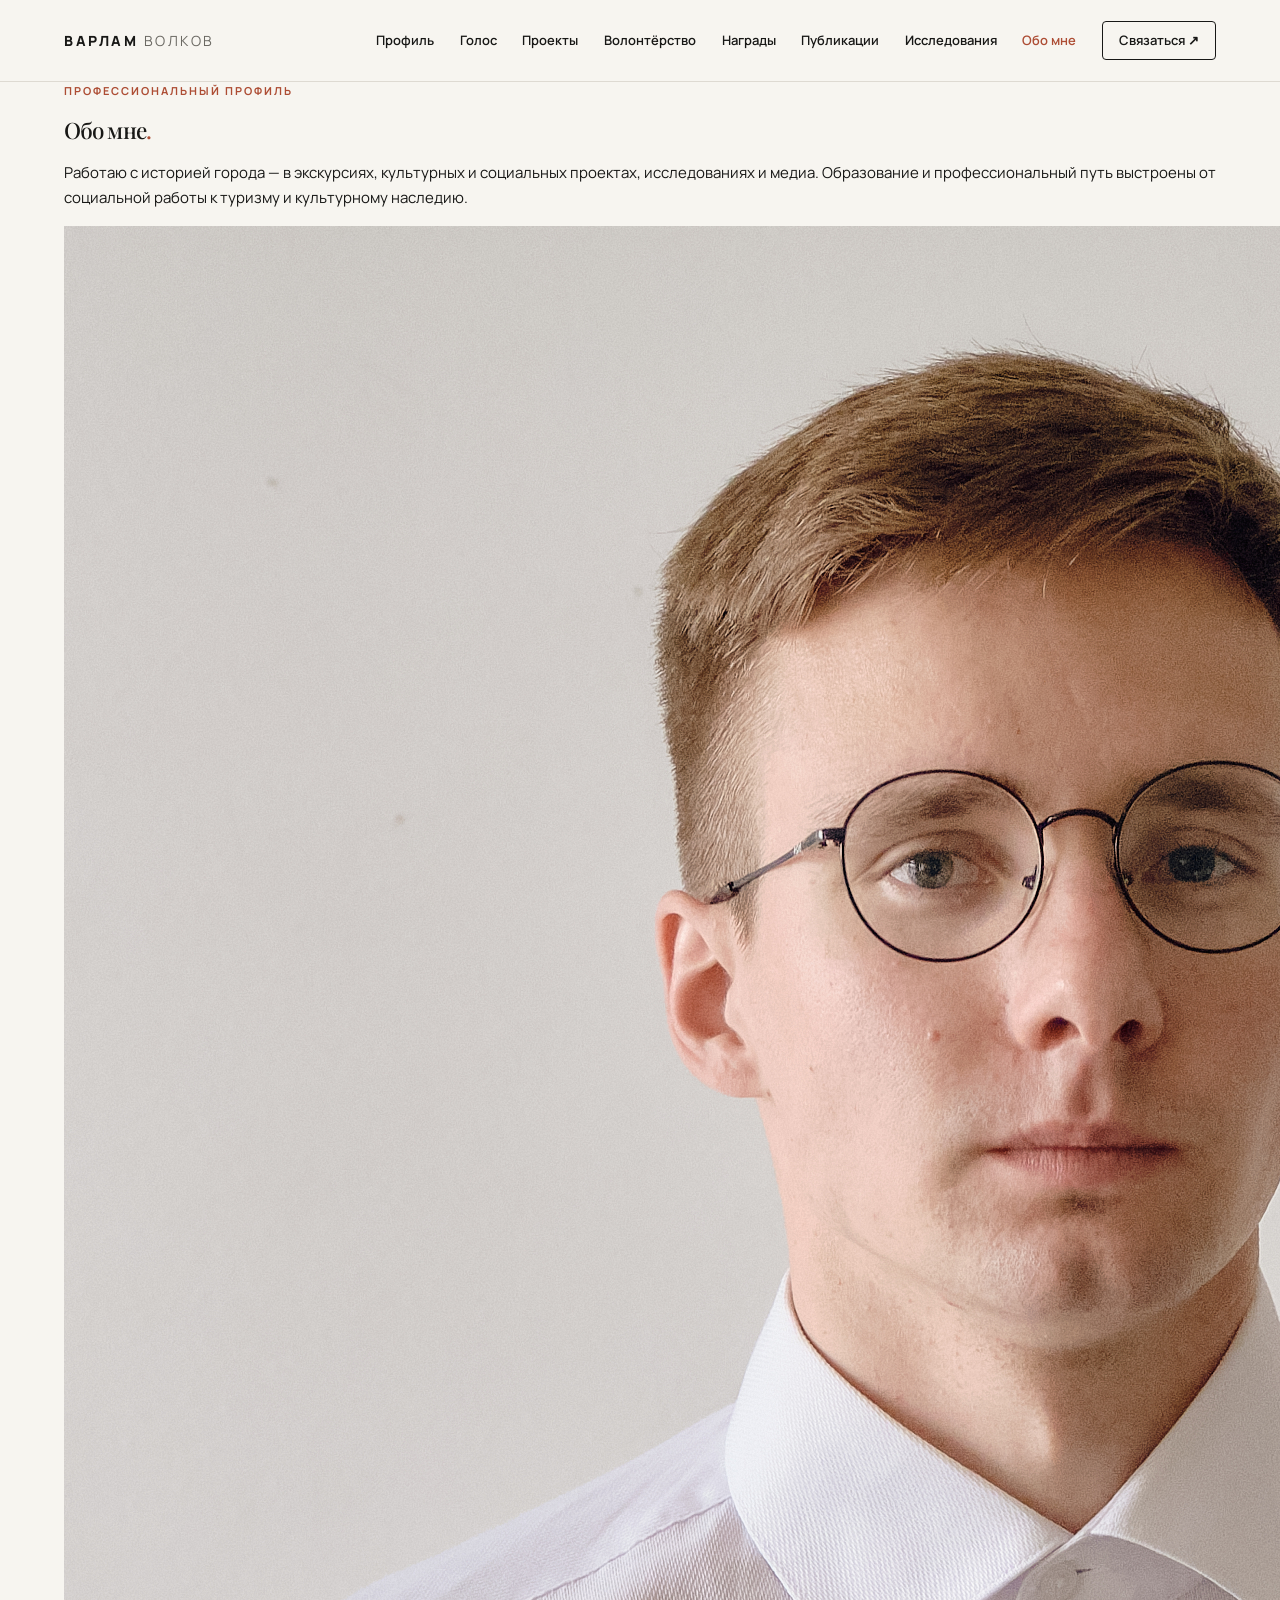
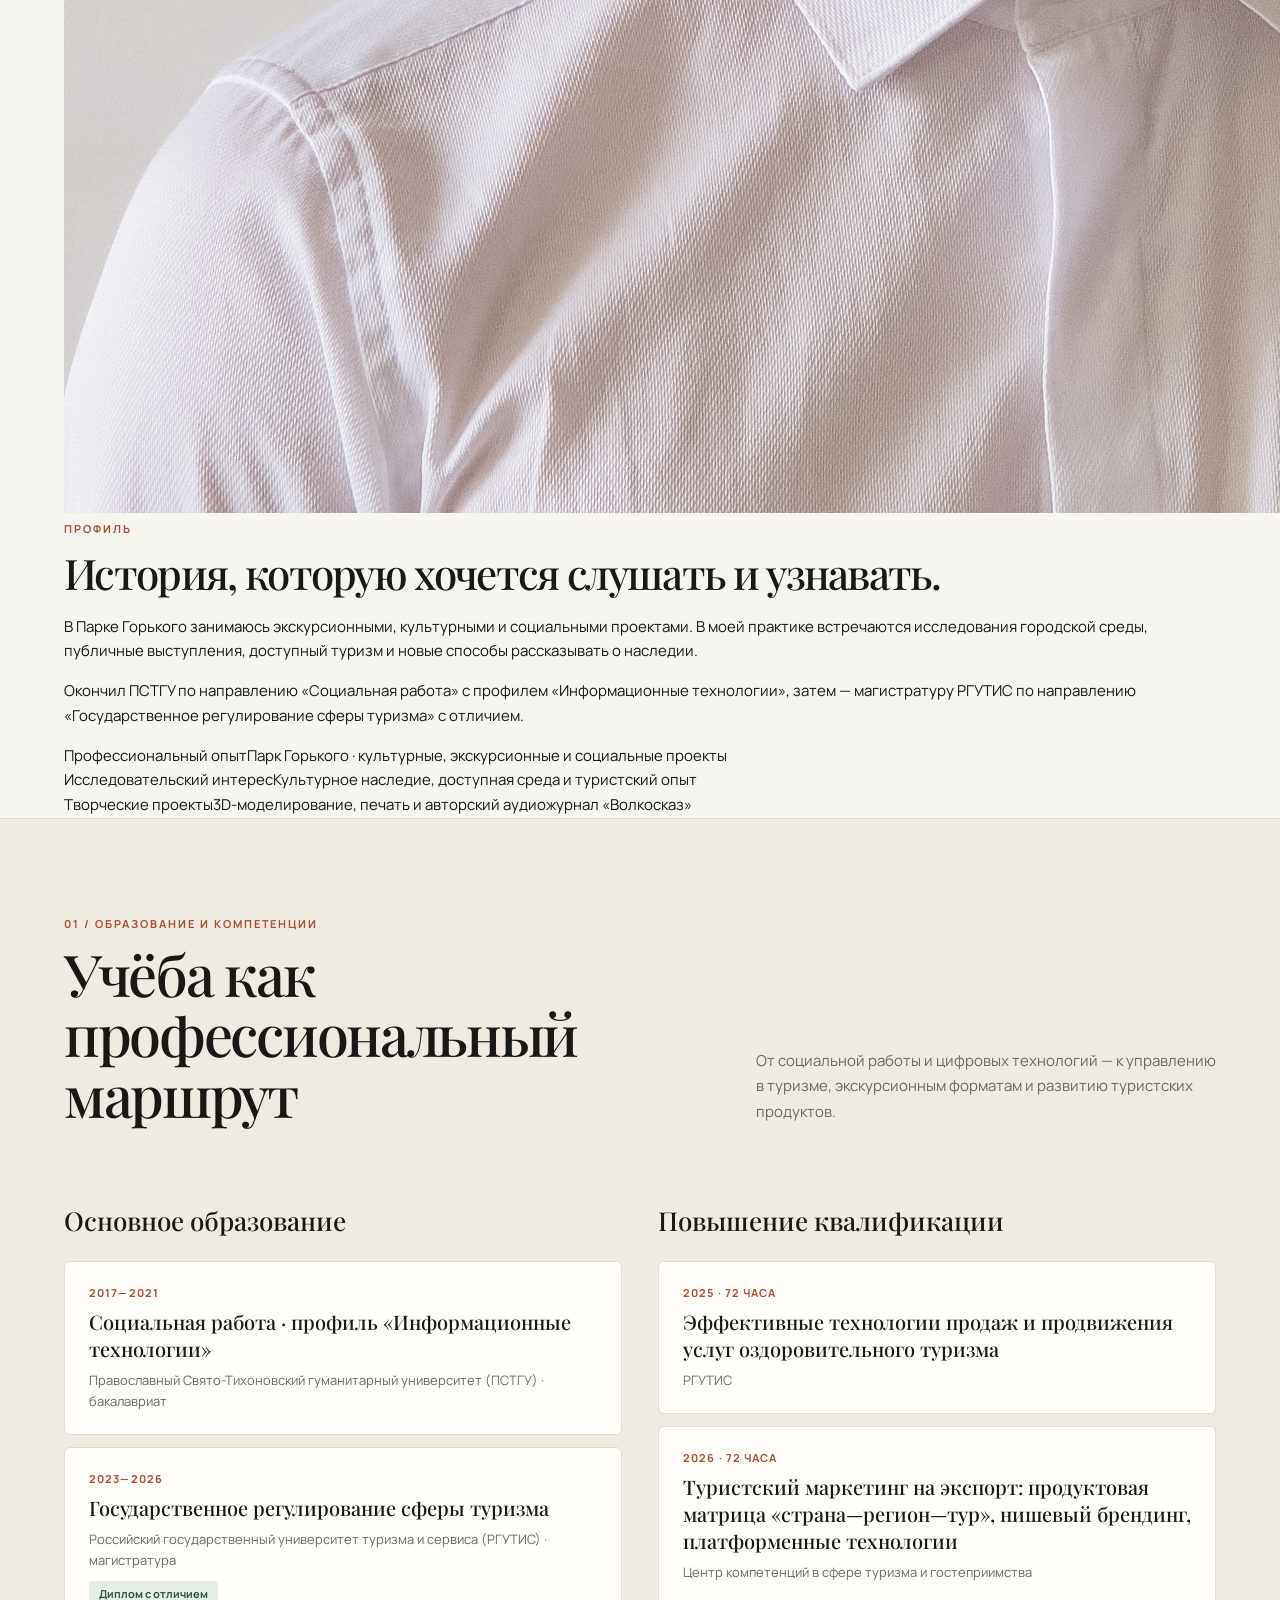
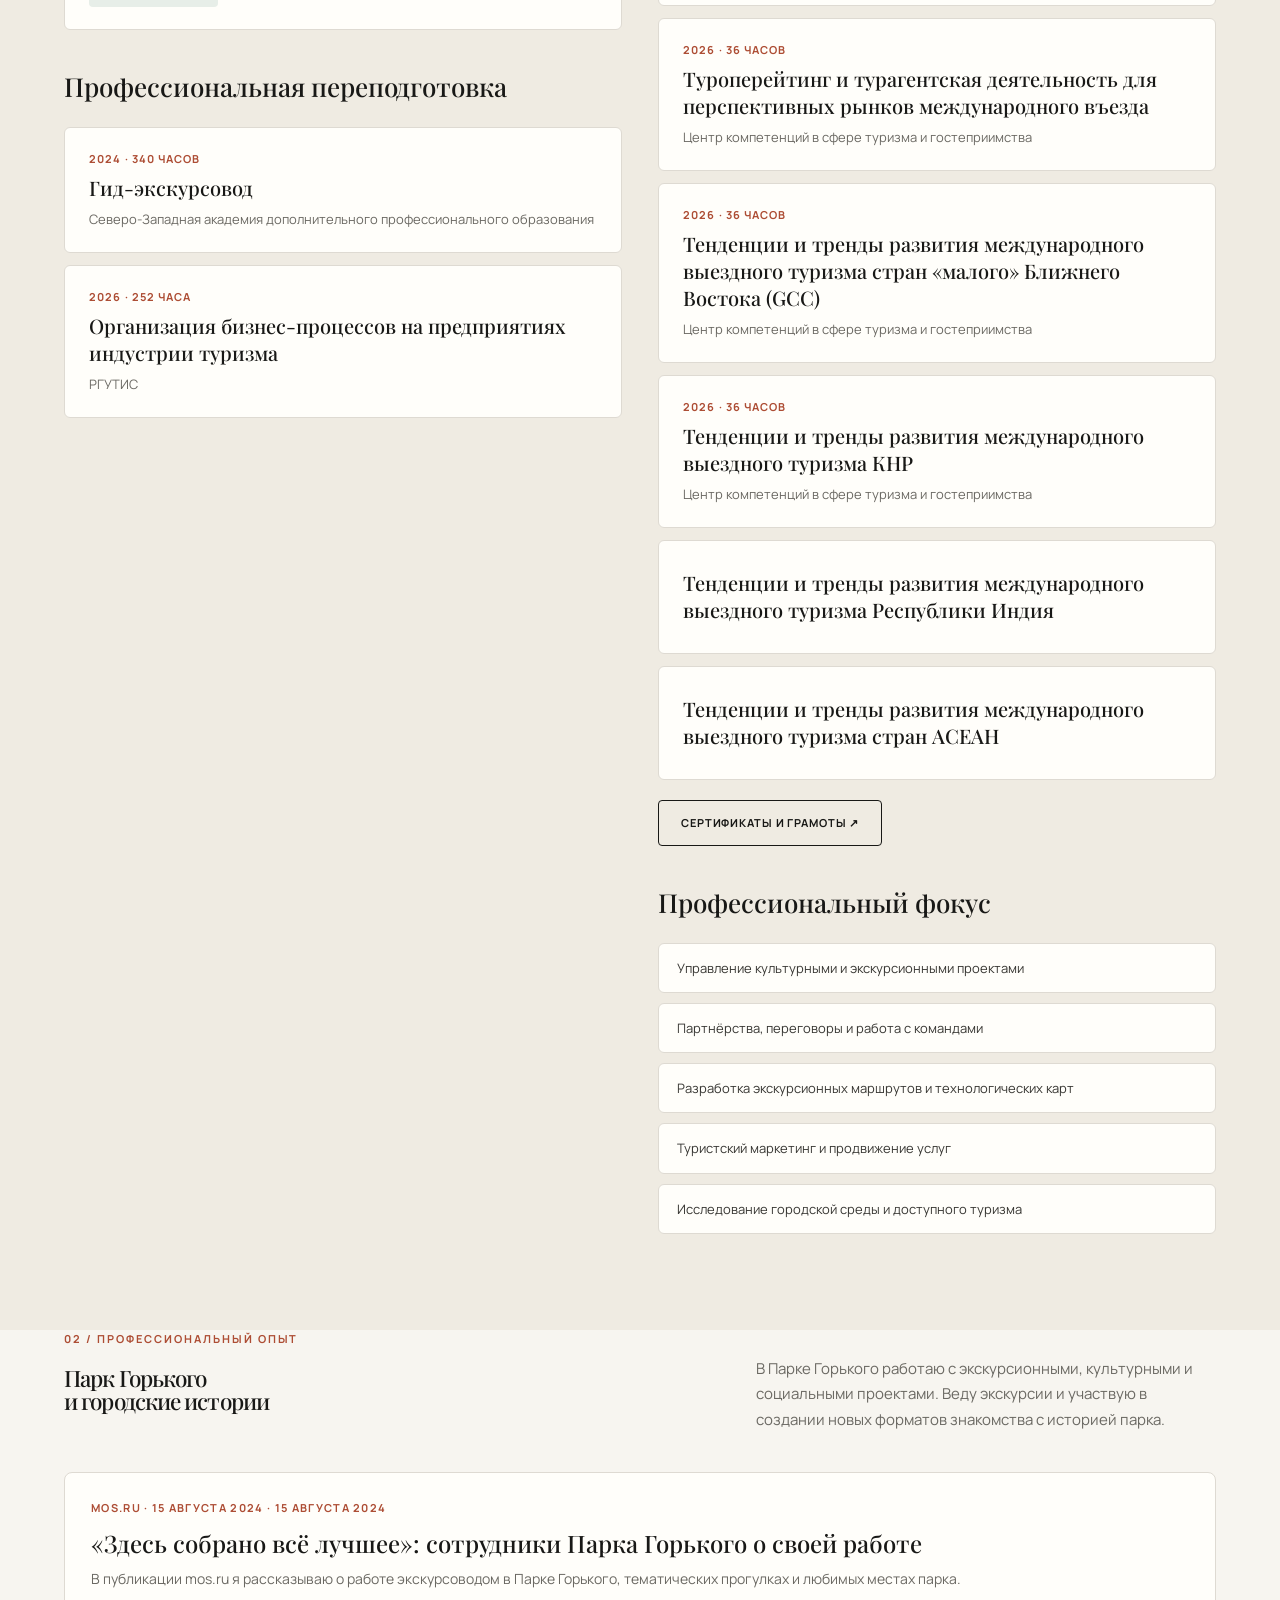
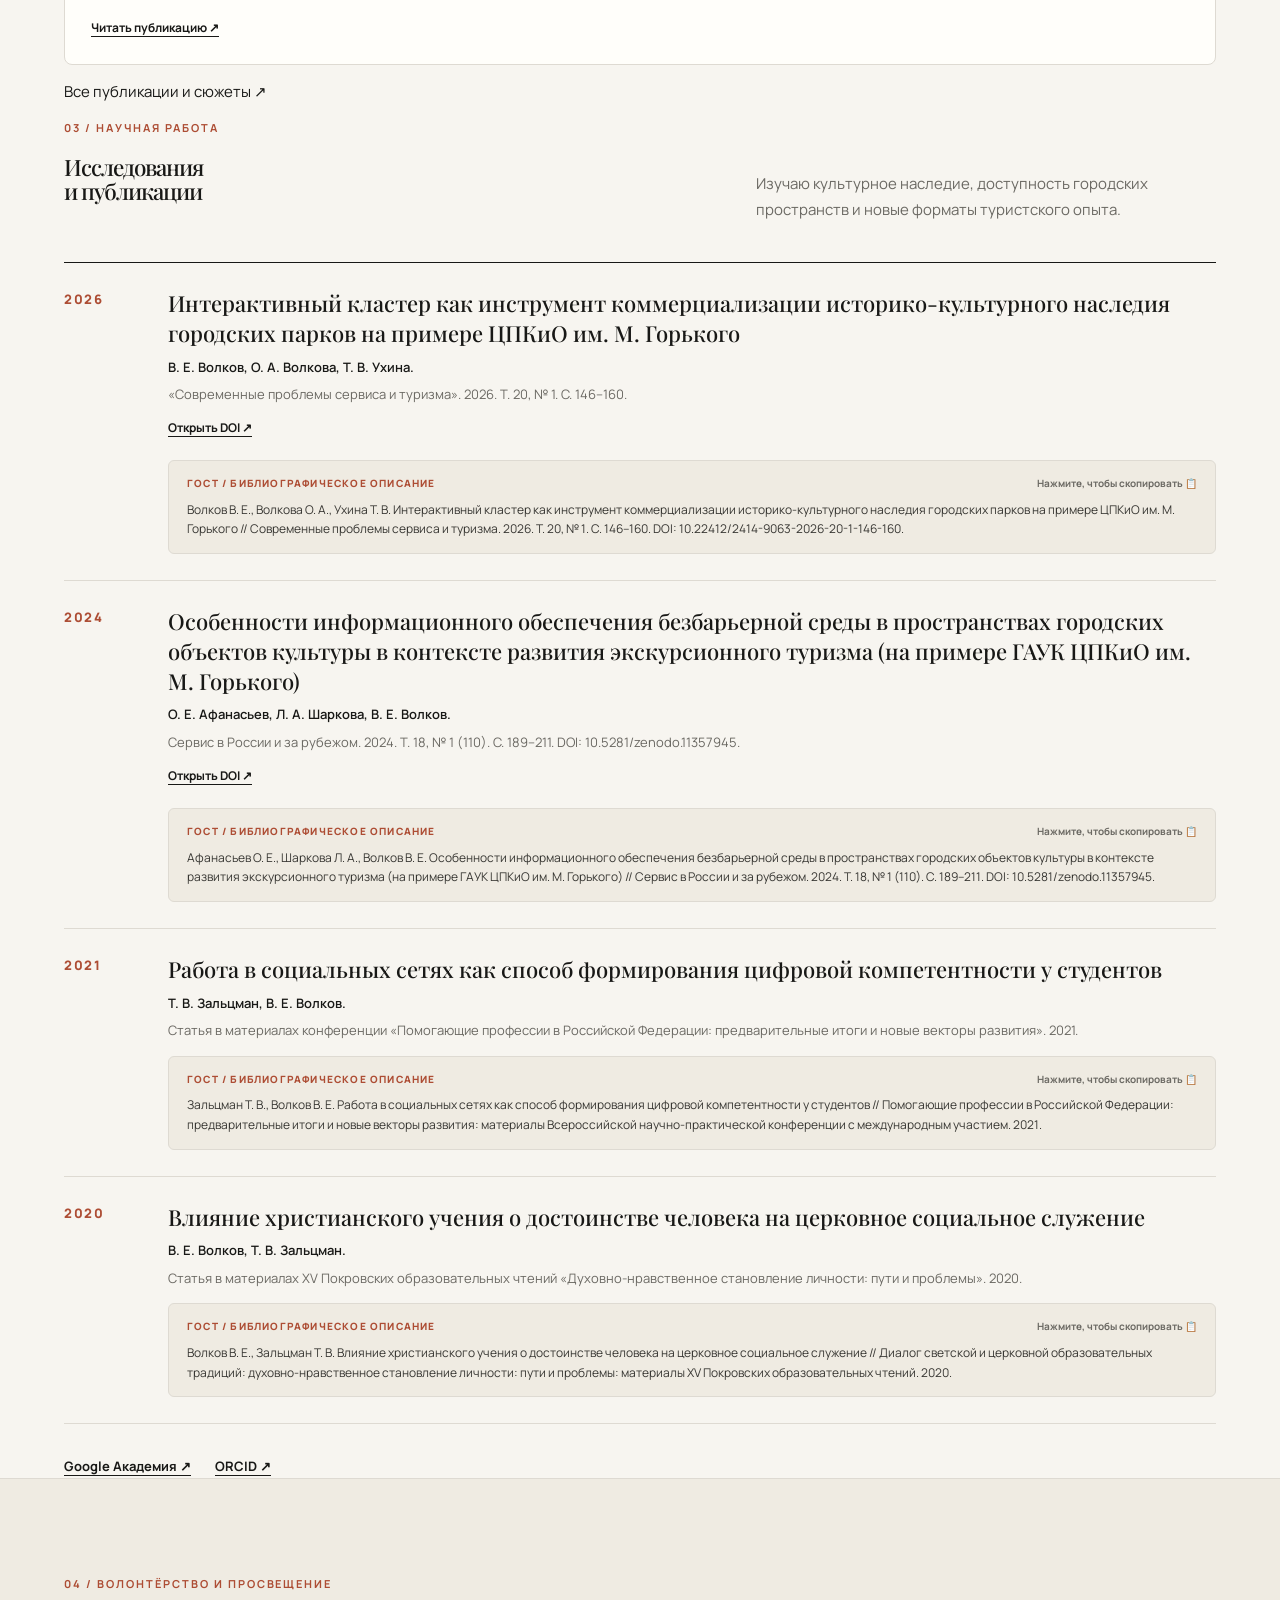
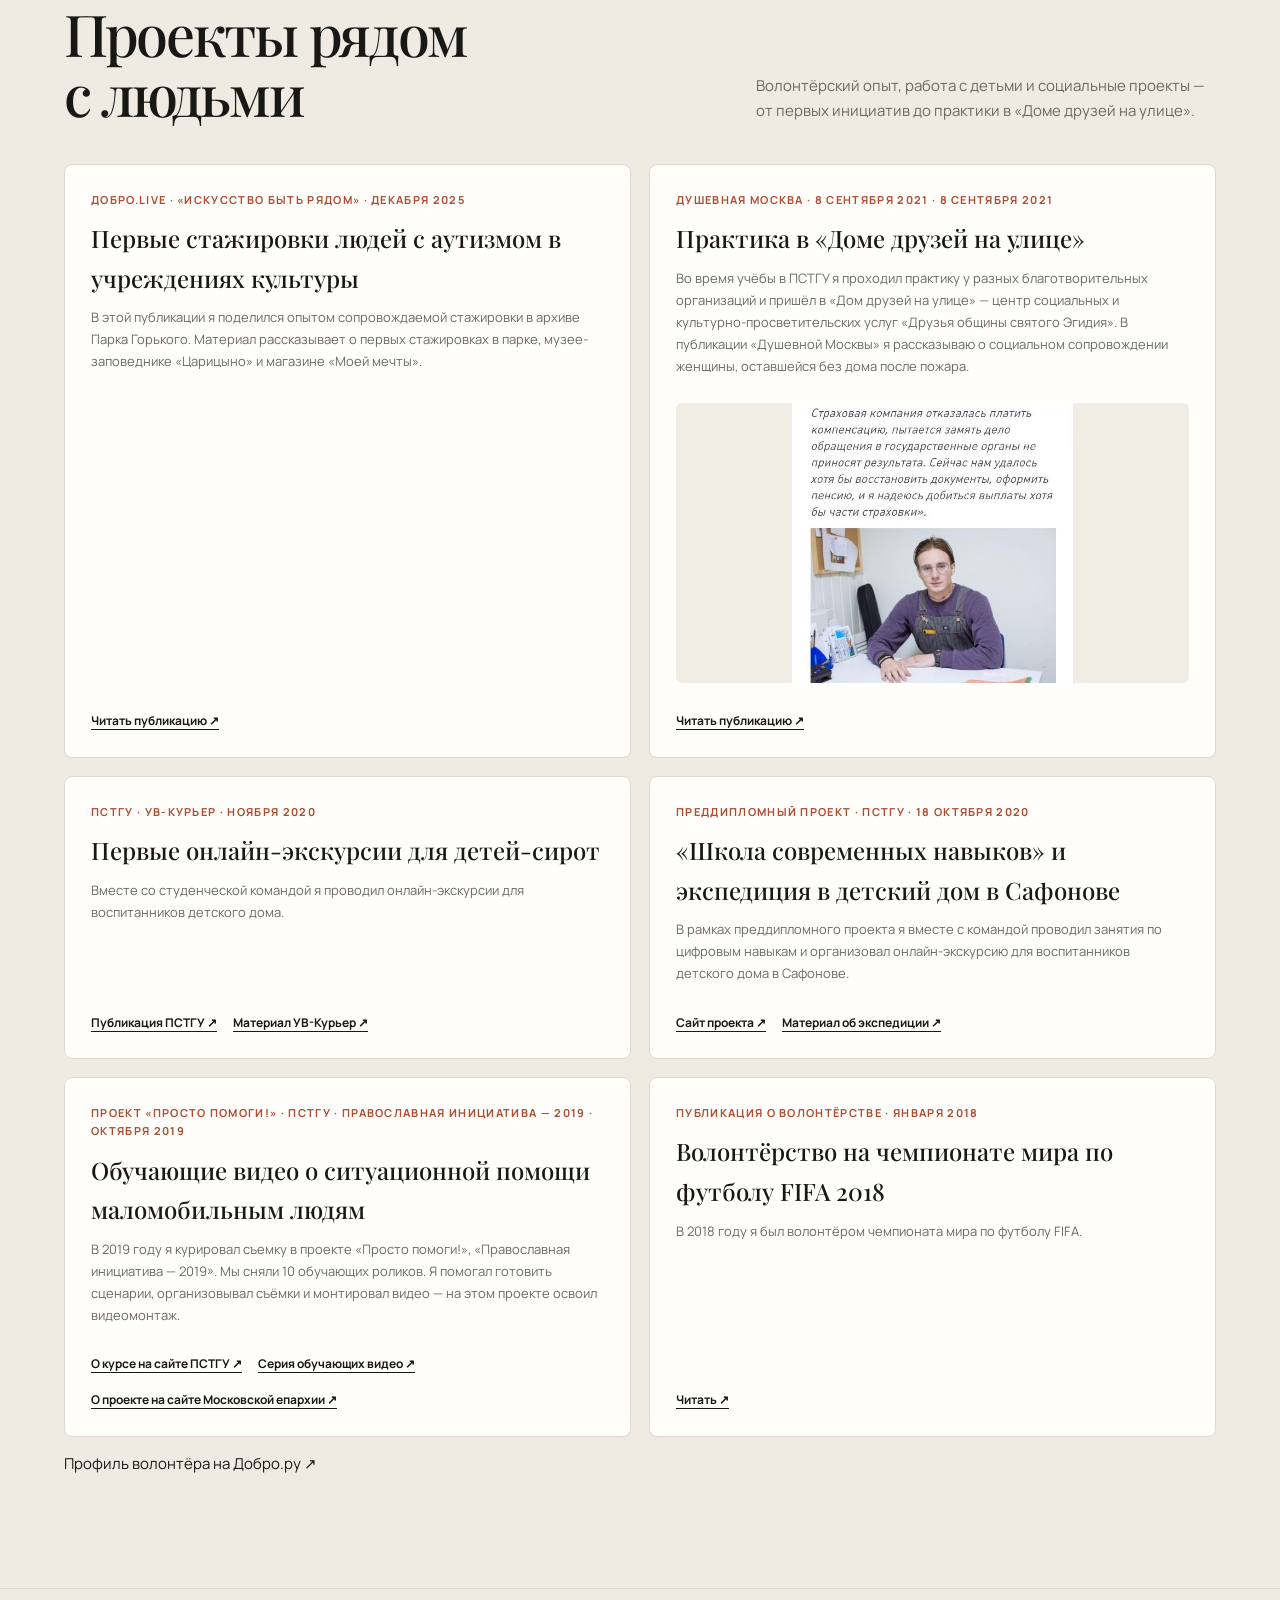
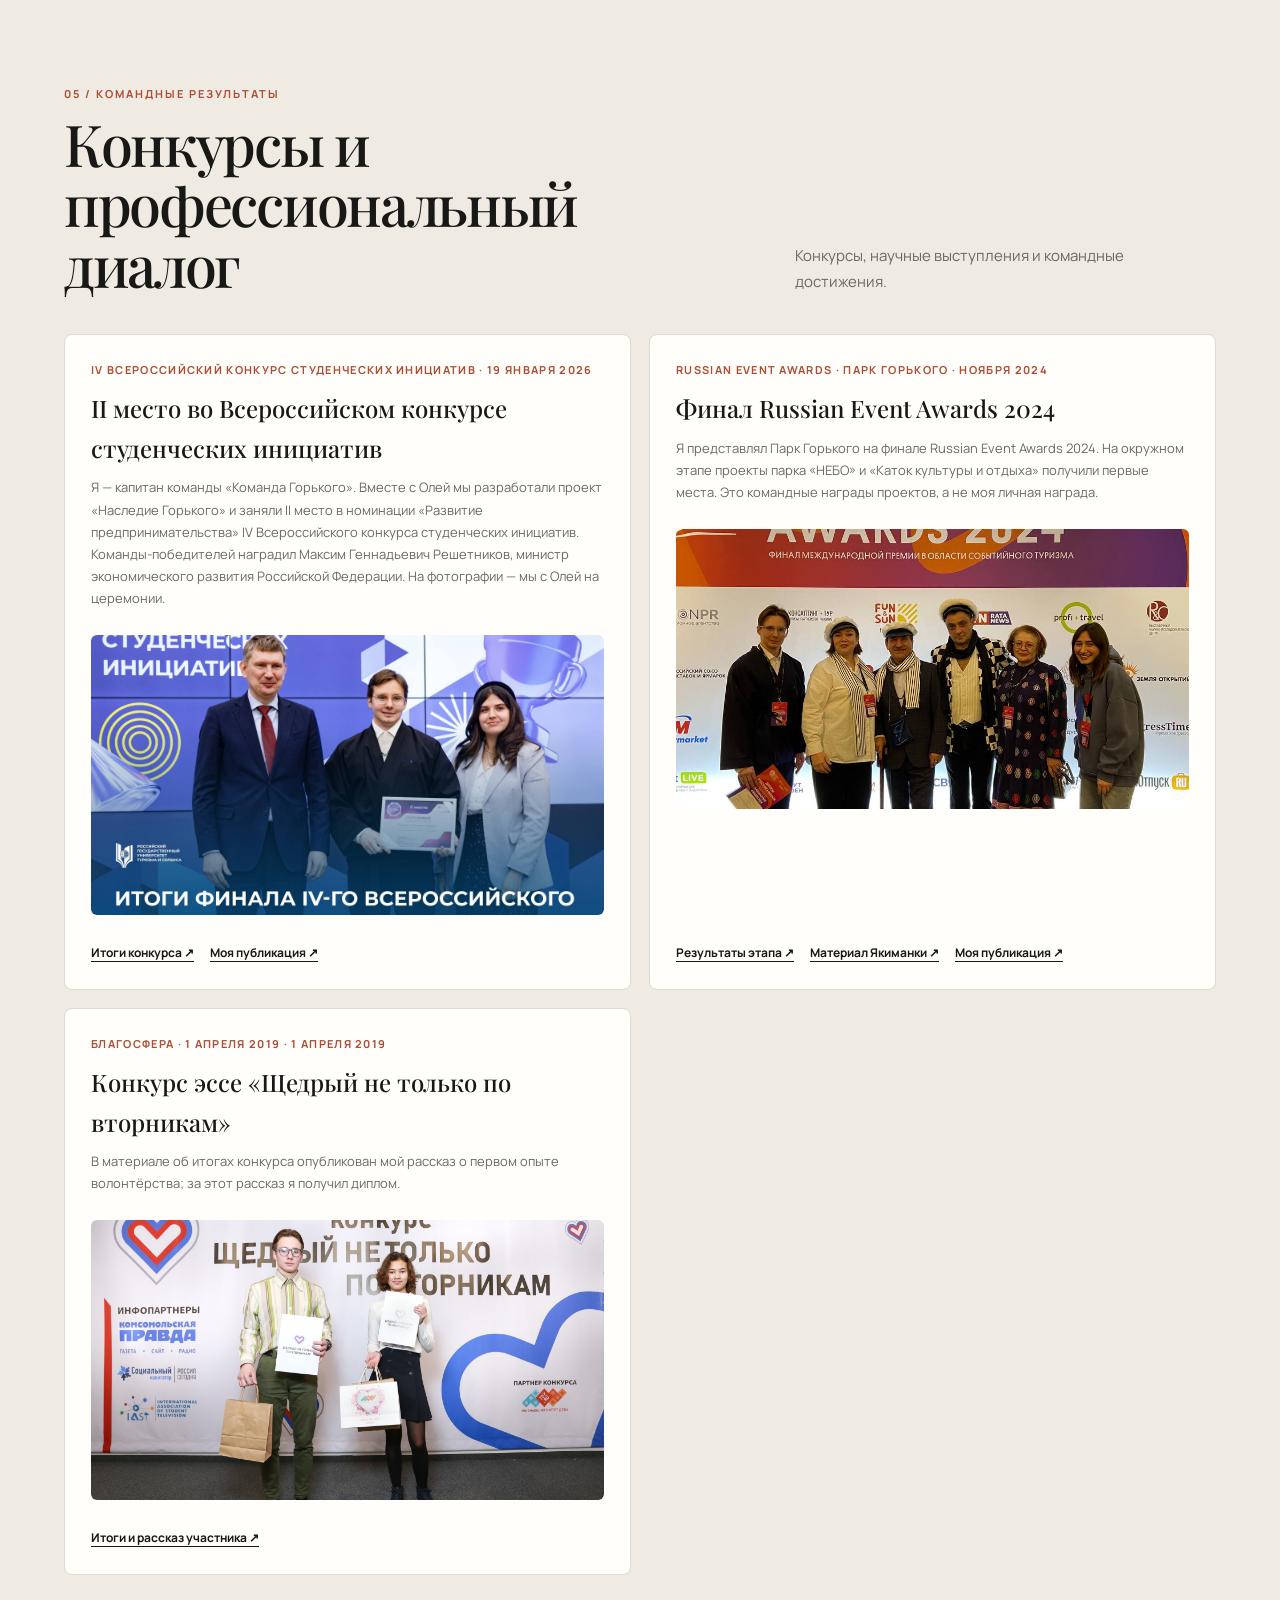
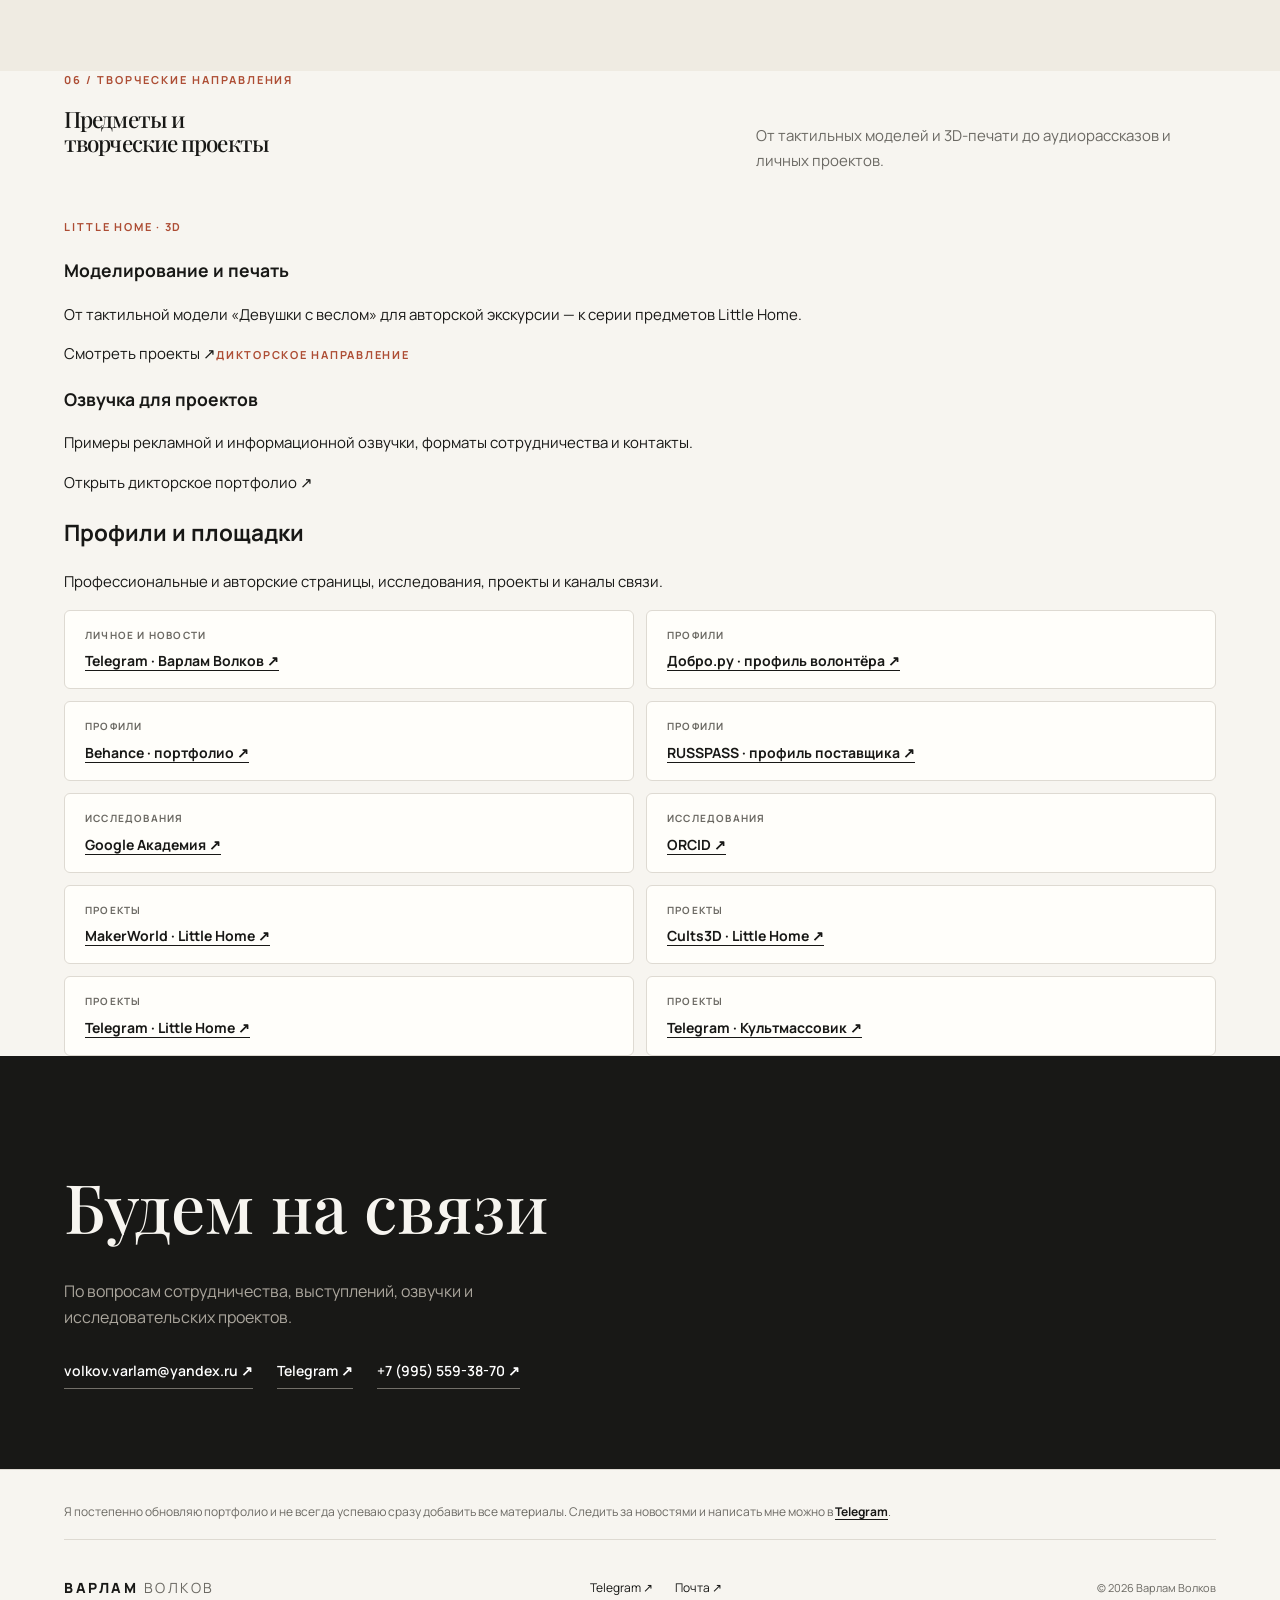
<file: about.html>
<!doctype html>
<html lang="ru">
<head>
<link rel="icon" href="favicon.svg" type="image/svg+xml">
<meta charset="utf-8"><meta name="viewport" content="width=device-width,initial-scale=1">
<title>Обо мне — Варлам Волков</title><meta name="description" content="Профессиональный профиль, образование, работа в Парке Горького, исследования и общественные проекты Варлама Волкова.">
<meta name="theme-color" content="#f3f1ec">
<link rel="preconnect" href="https://fonts.googleapis.com"><link rel="preconnect" href="https://fonts.gstatic.com" crossorigin>
<link href="https://fonts.googleapis.com/css2?family=Manrope:wght@400;500;600;700;800&family=Playfair+Display:wght@500;600&display=swap" rel="stylesheet">
<link rel="stylesheet" href="assets/css/style.css?v=20261122-2">
</head><body>
<a class="skip-link" href="#main-content">Перейти к содержимому</a>
<header class="site-header">
  <a class="brand" href="index.html">ВАРЛАМ <span>ВОЛКОВ</span></a>
  <button class="menu-toggle" aria-label="Открыть меню" aria-expanded="false"><i></i><i></i></button>
  <nav class="main-nav" aria-label="Основная навигация">
    <a href="index.html#about">Профиль</a><a href="https://varlamvoice.ru/">Голос</a><a href="projects.html">Проекты</a><a href="index.html#volunteering">Волонтёрство</a><a href="index.html#awards">Награды</a><a href="media.html">Публикации</a><a href="science.html">Исследования</a><a class="active" href="about.html">Обо мне</a>
    <a class="nav-contact" href="#contact">Связаться <span>↗</span></a>
  </nav>
</header>

<main id="main-content">
<section class="container page-hero"><div class="eyebrow">Профессиональный профиль</div><h1 class="display">Обо мне<span style="color:var(--accent)">.</span></h1><p class="page-lead">Работаю с историей города — в экскурсиях, культурных и социальных проектах, исследованиях и медиа. Образование и профессиональный путь выстроены от социальной работы к туризму и культурному наследию.</p></section>

<section class="container content-section about-profile-section"><div class="about-grid"><div class="about-photo"><img src="assets/images/portrait.png" alt="Портрет Варлама Волкова" loading="lazy"></div><div class="about-text"><div class="eyebrow">Профиль</div><h2 class="display" style="font-size:42px;margin:12px 0 20px">История, которую хочется слушать и узнавать.</h2><p>В Парке Горького занимаюсь экскурсионными, культурными и социальными проектами. В моей практике встречаются исследования городской среды, публичные выступления, доступный туризм и новые способы рассказывать о наследии.</p><p>Окончил ПСТГУ по направлению «Социальная работа» с профилем «Информационные технологии», затем — магистратуру РГУТИС по направлению «Государственное регулирование сферы туризма» с отличием.</p><div class="fact-list"><div class="fact"><span>Профессиональный опыт</span><span>Парк Горького · культурные, экскурсионные и социальные проекты</span></div><div class="fact"><span>Исследовательский интерес</span><span>Культурное наследие, доступная среда и туристский опыт</span></div><div class="fact"><span>Творческие проекты</span><span>3D-моделирование, печать и авторский аудиожурнал «Волкосказ»</span></div></div></div></div></section>

<section class="section section-soft" id="about-education"><div class="container"><div class="section-head"><div><div class="eyebrow">01 / Образование и компетенции</div><h2 class="display">Учёба как<br>профессиональный маршрут</h2></div><p class="section-intro">От социальной работы и цифровых технологий — к управлению в туризме, экскурсионным форматам и развитию туристских продуктов.</p></div><div class="education-columns"><div><h3 class="subsection-title">Основное образование</h3><div class="education-list" data-education="core"></div><h3 class="subsection-title education-subhead">Профессиональная переподготовка</h3><div class="education-list" data-education="retraining"></div></div><div><h3 class="subsection-title">Повышение квалификации</h3><div class="education-list" data-education="training"></div><p class="education-certificates"><a class="button" data-certificates-link href="#certificates" target="_blank" rel="noopener noreferrer">Сертификаты и грамоты ↗</a></p><h3 class="subsection-title education-subhead">Профессиональный фокус</h3><ul class="competency-list" data-education-skills></ul></div></div></div></section>

<section class="container content-section" id="about-experience"><div class="section-head"><div><div class="eyebrow">02 / Профессиональный опыт</div><h2 class="display">Парк Горького<br>и городские истории</h2></div><p class="section-intro">В Парке Горького работаю с экскурсионными, культурными и социальными проектами. Веду экскурсии и участвую в создании новых форматов знакомства с историей парка.</p></div><div class="timeline-list" id="about-experience-list"></div><p class="detail-link"><a href="index.html#media">Все публикации и сюжеты ↗</a></p></section>

<section class="container content-section" id="about-research"><div class="section-head"><div><div class="eyebrow">03 / Научная работа</div><h2 class="display">Исследования<br>и публикации</h2></div><p class="section-intro">Изучаю культурное наследие, доступность городских пространств и новые форматы туристского опыта.</p></div><div class="paper-list" id="about-research-list"></div><div class="research-profiles"><a href="https://scholar.google.com/citations?user=aOtKClIAAAAJ" target="_blank" rel="noreferrer">Google Академия ↗</a><a href="https://orcid.org/0009-0007-8200-1363" target="_blank" rel="noreferrer">ORCID ↗</a></div></section>

<section class="section section-soft" id="about-public"><div class="container"><div class="section-head"><div><div class="eyebrow">04 / Волонтёрство и просвещение</div><h2 class="display">Проекты рядом<br>с людьми</h2></div><p class="section-intro">Волонтёрский опыт, работа с детьми и социальные проекты — от первых инициатив до практики в «Доме друзей на улице».</p></div><div class="impact-grid" id="about-public-list"></div><p class="detail-link"><a href="https://dobro.ru/volunteers/91665621/about" target="_blank" rel="noreferrer">Профиль волонтёра на Добро.ру ↗</a></p></div></section>
<section class="section section-soft" id="about-awards"><div class="container"><div class="section-head"><div><div class="eyebrow">05 / Командные результаты</div><h2 class="display">Конкурсы и<br>профессиональный диалог</h2></div><p class="section-intro">Конкурсы, научные выступления и командные достижения.</p></div><div class="impact-grid" id="about-awards-list"></div></div></section>

<section class="container content-section" id="about-creative"><div class="section-head"><div><div class="eyebrow">06 / Творческие направления</div><h2 class="display">Предметы и<br>творческие проекты</h2></div><p class="section-intro">От тактильных моделей и 3D-печати до аудиорассказов и личных проектов.</p></div><div class="creative-links"><a class="creative-link-card" href="projects.html"><span class="project-kicker">Little Home · 3D</span><h3>Моделирование и печать</h3><p>От тактильной модели «Девушки с веслом» для авторской экскурсии — к серии предметов Little Home.</p><span class="text-link">Смотреть проекты ↗</span></a><a class="creative-link-card" href="https://varlamvoice.ru/"><span class="project-kicker">Дикторское направление</span><h3>Озвучка для проектов</h3><p>Примеры рекламной и информационной озвучки, форматы сотрудничества и контакты.</p><span class="text-link">Открыть дикторское портфолио ↗</span></a></div></section>

<section class="container content-section profile-directory"><h2>Профили и площадки</h2><p class="page-lead">Профессиональные и авторские страницы, исследования, проекты и каналы связи.</p><div class="profile-links" id="profile-links"></div></section>
<section class="contact-band" id="contact"><div class="container"><h2>Будем на связи</h2><p>По вопросам сотрудничества, выступлений, озвучки и исследовательских проектов.</p><div class="contact-actions"><a href="mailto:volkov.varlam@yandex.ru">volkov.varlam@yandex.ru ↗</a><a href="https://t.me/iamVarlam" target="_blank" rel="noreferrer">Telegram ↗</a><a href="tel:+79955593870">+7 (995) 559-38-70 ↗</a></div></div></section>
</main>

<footer class="site-footer"><p class="update-note">Я постепенно обновляю портфолио и не всегда успеваю сразу добавить все материалы. Следить за новостями и написать мне можно в <a href="https://t.me/iamVarlam" target="_blank" rel="noreferrer">Telegram</a>.</p><a class="brand" href="index.html">ВАРЛАМ <span>ВОЛКОВ</span></a><div class="footer-links"><a href="https://t.me/iamVarlam" target="_blank" rel="noreferrer">Telegram ↗</a><a href="mailto:volkov.varlam@yandex.ru">Почта ↗</a></div><small>© <span data-year></span> Варлам Волков</small></footer>
<script src="assets/js/main.js?v=20261122-2"></script>
</body></html>
</file>
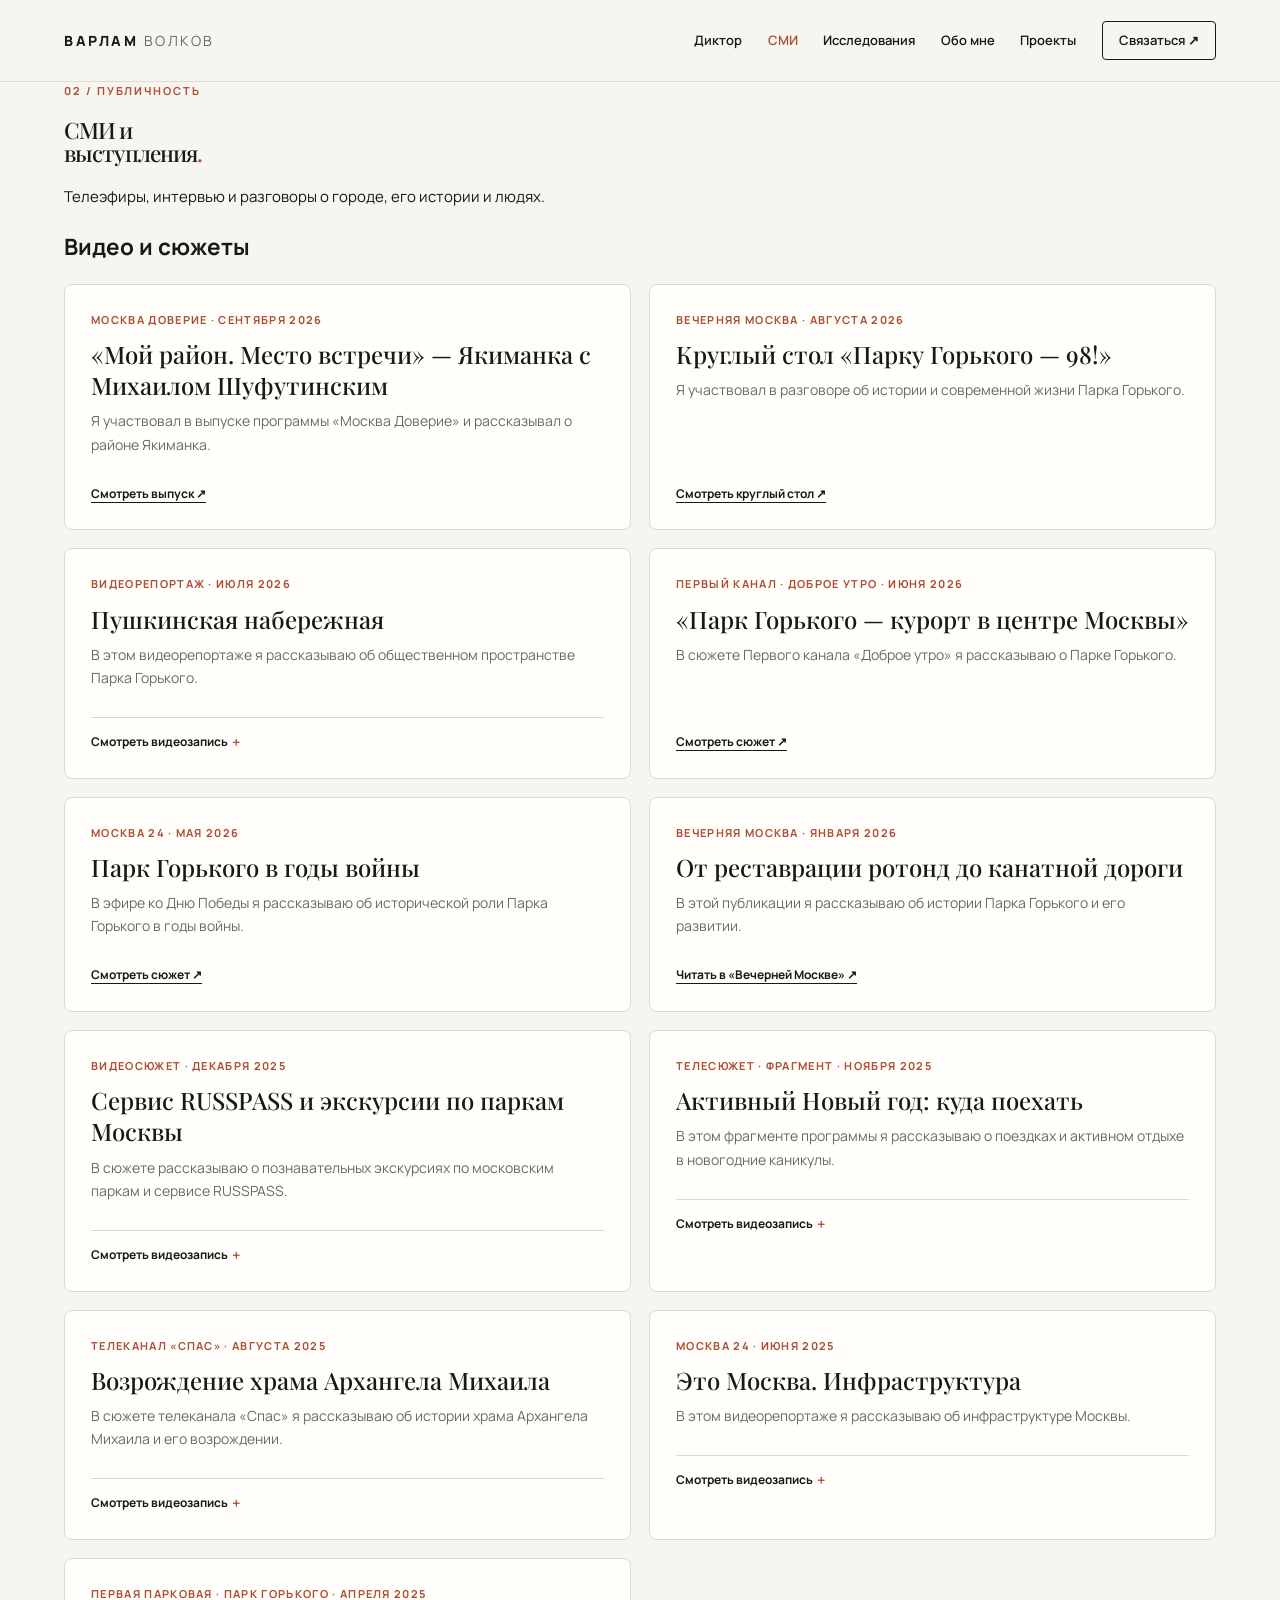
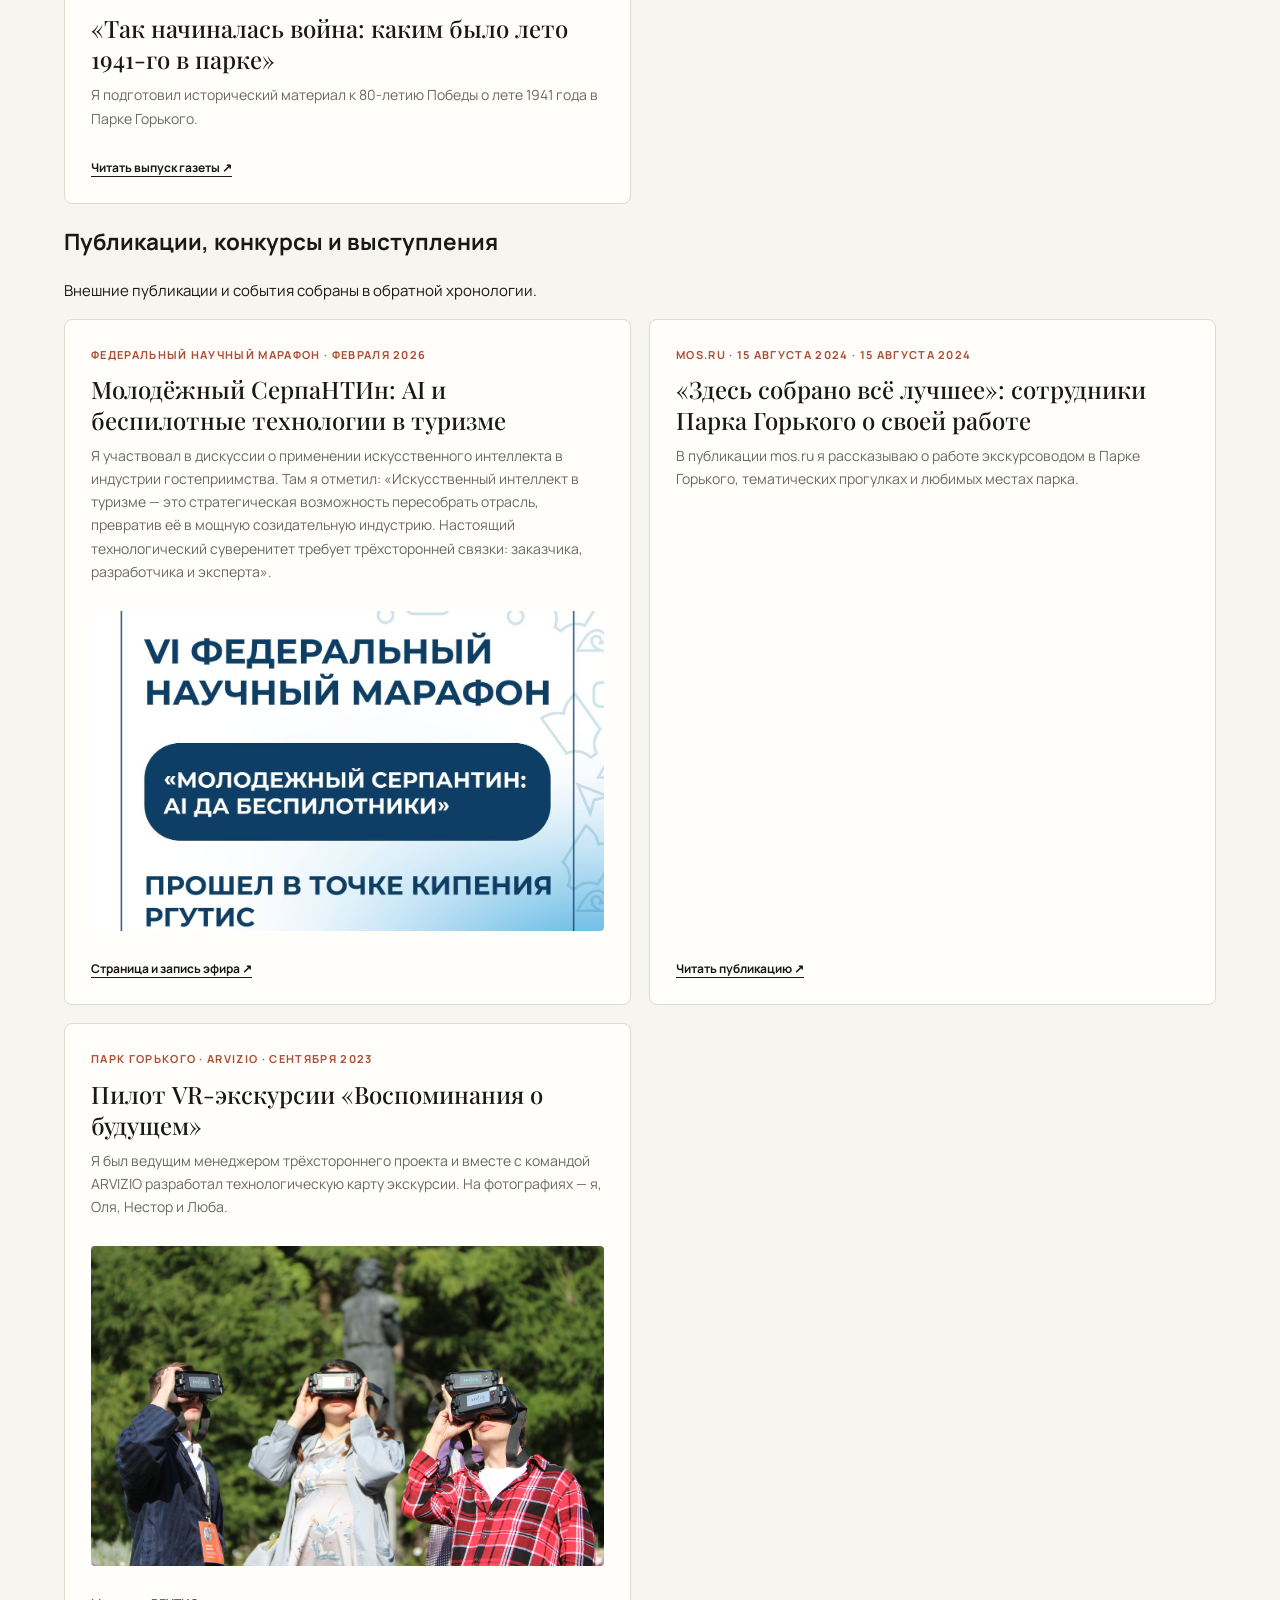
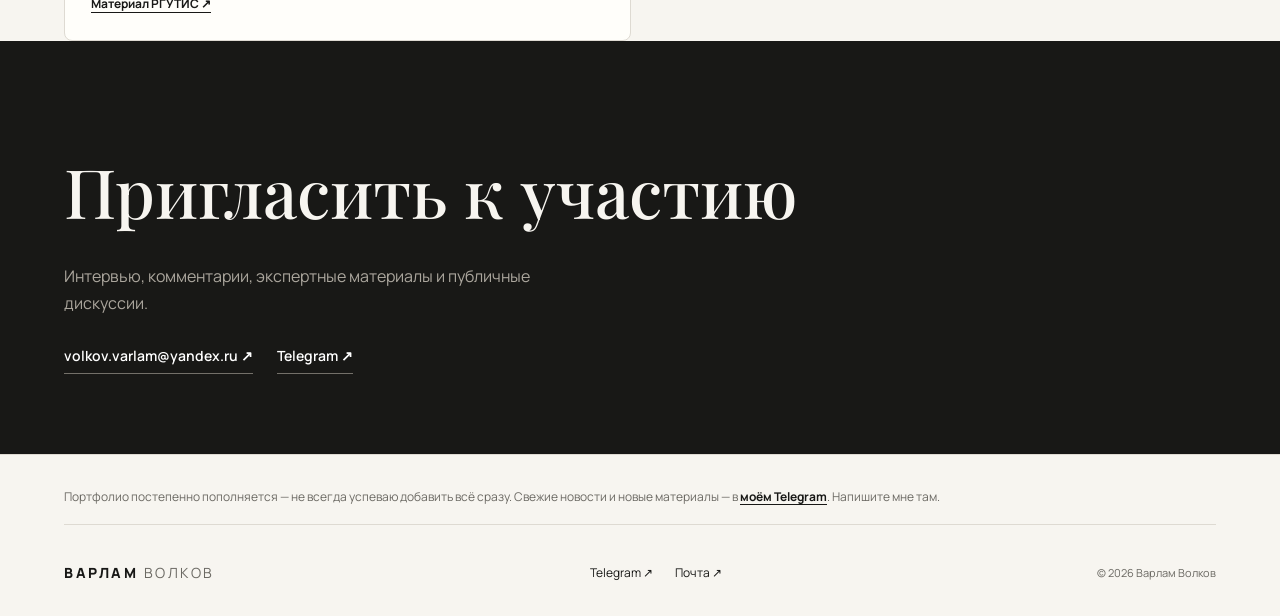
<file: media.html>
<!doctype html>
<html lang="ru">
<head>
<link rel="icon" href="favicon.svg" type="image/svg+xml">
<meta charset="utf-8"><meta name="viewport" content="width=device-width,initial-scale=1">
<title>СМИ и выступления — Варлам Волков</title><meta name="description" content="Мои телевизионные сюжеты, интервью и публичные выступления.">
<meta name="theme-color" content="#f3f1ec">
<link rel="preconnect" href="https://fonts.googleapis.com"><link rel="preconnect" href="https://fonts.gstatic.com" crossorigin>
<link href="https://fonts.googleapis.com/css2?family=Manrope:wght@400;500;600;700;800&family=Playfair+Display:wght@500;600&display=swap" rel="stylesheet">
<link rel="stylesheet" href="assets/css/style.css?v=20261122-2">
</head><body>

<header class="site-header">
  <a class="brand" href="index.html">ВАРЛАМ <span>ВОЛКОВ</span></a>
  <button class="menu-toggle" aria-label="Открыть меню" aria-expanded="false"><i></i><i></i></button>
  <nav class="main-nav">
    <a href="https://varlamvoice.ru/">Диктор</a>
    <a href="media.html">СМИ</a>
    <a href="science.html">Исследования</a>
    <a href="about.html">Обо мне</a>
    <a href="projects.html">Проекты</a>
    <a class="nav-contact" href="mailto:volkov.varlam@yandex.ru">Связаться <span>↗</span></a>
  </nav>
</header>

<main>
<section class="container page-hero"><div class="eyebrow">02 / Публичность</div><h1 class="display">СМИ и<br>выступления<span style="color:var(--accent)">.</span></h1><p class="page-lead">Телеэфиры, интервью и разговоры о городе, его истории и людях.</p></section>
<section class="container content-section">
 <h2>Видео и сюжеты</h2>
 <div class="media-grid" id="video-library"></div>
</section>
<section class="container content-section"><h2>Публикации, конкурсы и выступления</h2><p class="page-lead">Внешние публикации и события собраны в обратной хронологии.</p><div class="media-grid" id="media-timeline"></div></section>
<section class="contact-band"><div class="container"><h2>Пригласить к участию</h2><p>Интервью, комментарии, экспертные материалы и публичные дискуссии.</p><div class="contact-actions"><a href="mailto:volkov.varlam@yandex.ru">volkov.varlam@yandex.ru ↗</a><a href="https://t.me/iamVarlam" target="_blank" rel="noreferrer">Telegram ↗</a></div></div></section>
</main>

<footer class="site-footer"><p class="update-note">Портфолио постепенно пополняется — не всегда успеваю добавить всё сразу. Свежие новости и новые материалы — в <a href="https://t.me/iamVarlam" target="_blank" rel="noreferrer">моём Telegram</a>. Напишите мне там.</p>
  <a class="brand" href="index.html">ВАРЛАМ <span>ВОЛКОВ</span></a>
  <div class="footer-links"><a href="https://t.me/iamVarlam" target="_blank" rel="noreferrer">Telegram ↗</a><a href="mailto:volkov.varlam@yandex.ru">Почта ↗</a></div>
  <small>© <span data-year></span> Варлам Волков</small>
</footer>

<script src="assets/js/main.js?v=20261122-2"></script>
</body></html>
</file>
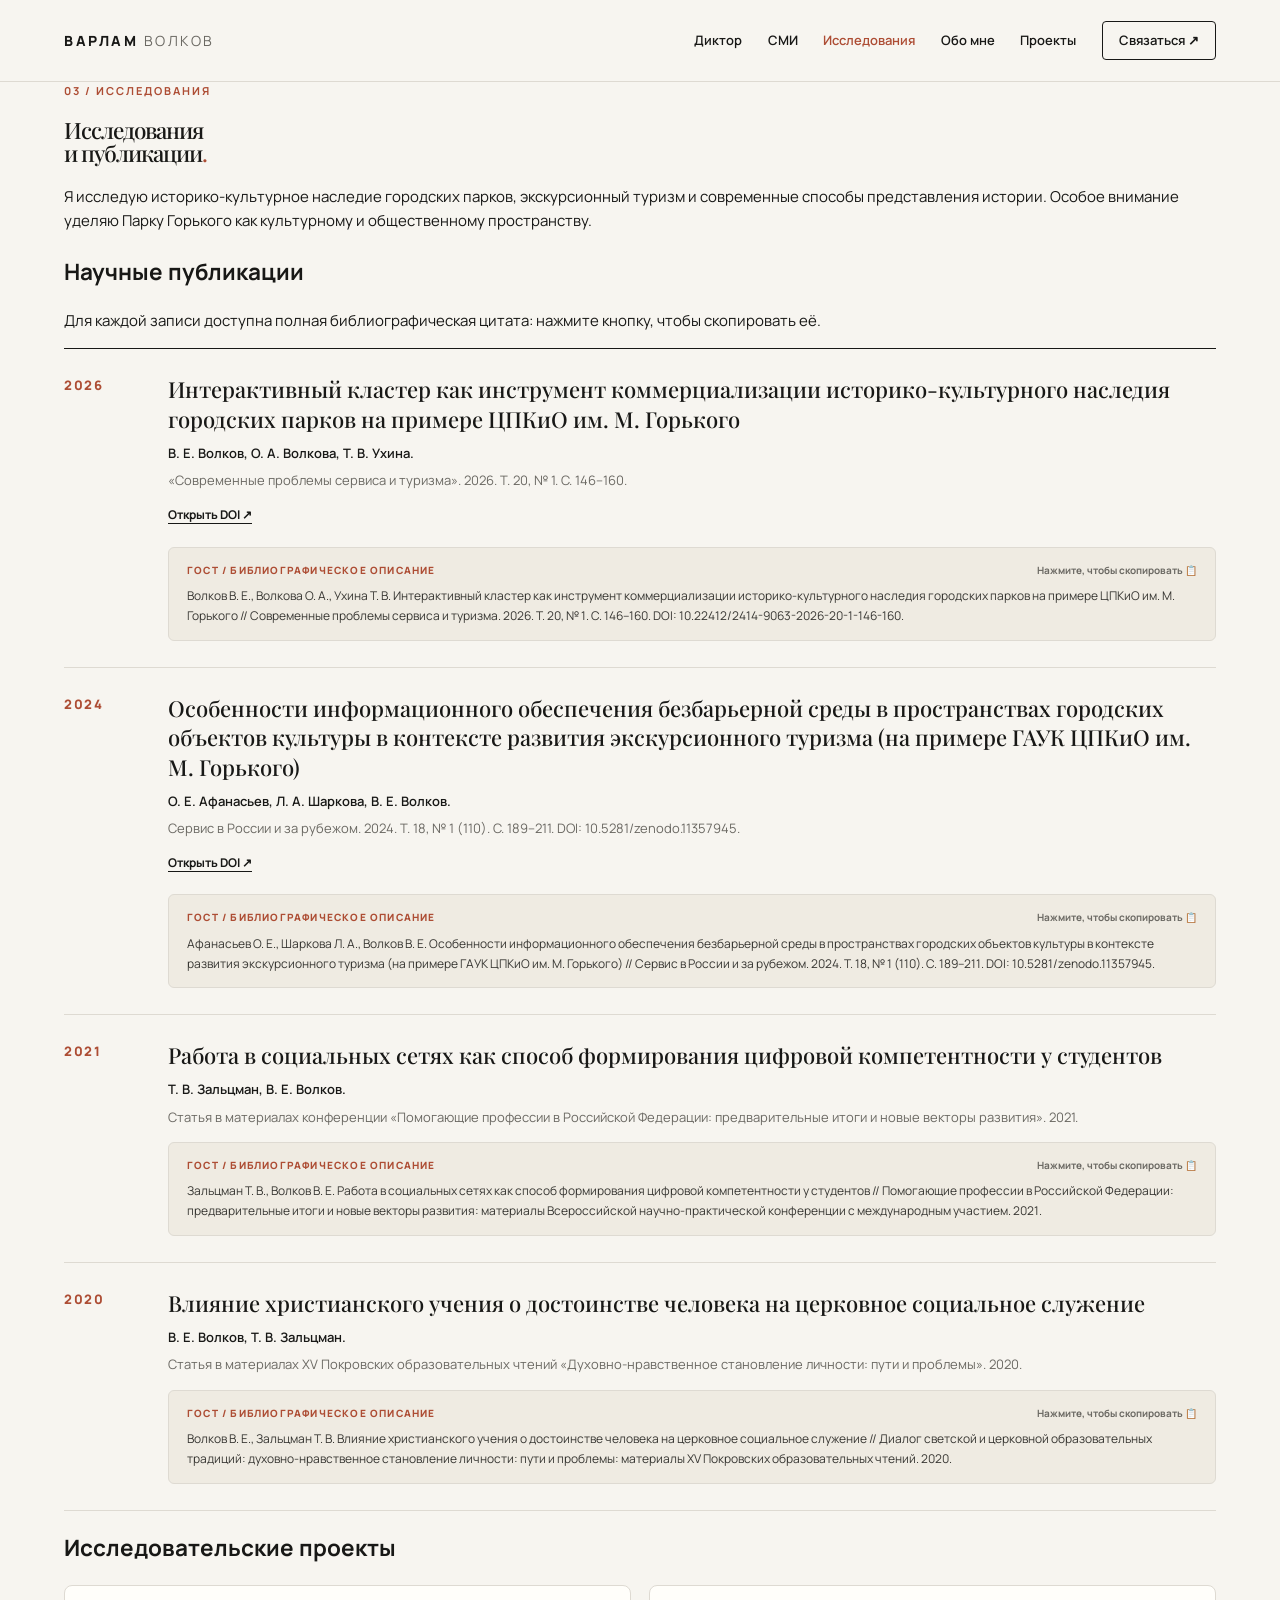
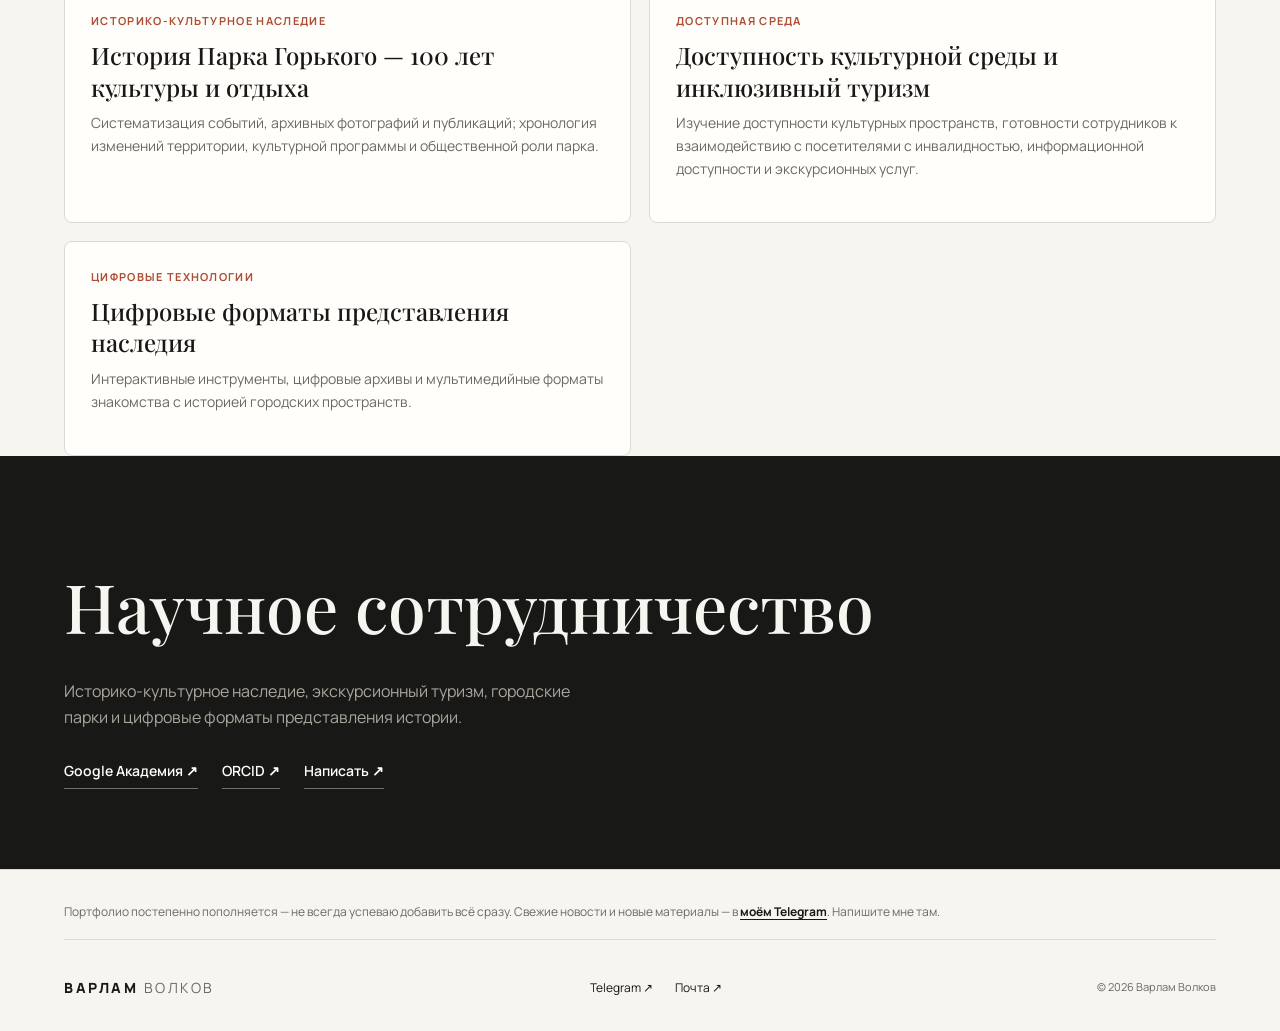
<file: science.html>
<!doctype html>
<html lang="ru">
<head>
<link rel="icon" href="favicon.svg" type="image/svg+xml">
<meta charset="utf-8"><meta name="viewport" content="width=device-width,initial-scale=1">
<title>Исследования и публикации — Варлам Волков</title><meta name="description" content="Мои публикации и исследования в области туризма, культурного наследия и доступной среды.">
<meta name="theme-color" content="#f3f1ec">
<link rel="preconnect" href="https://fonts.googleapis.com"><link rel="preconnect" href="https://fonts.gstatic.com" crossorigin>
<link href="https://fonts.googleapis.com/css2?family=Manrope:wght@400;500;600;700;800&family=Playfair+Display:wght@500;600&display=swap" rel="stylesheet">
<link rel="stylesheet" href="assets/css/style.css?v=20261122-2">
</head><body>

<header class="site-header">
  <a class="brand" href="index.html">ВАРЛАМ <span>ВОЛКОВ</span></a>
  <button class="menu-toggle" aria-label="Открыть меню" aria-expanded="false"><i></i><i></i></button>
  <nav class="main-nav">
    <a href="https://varlamvoice.ru/">Диктор</a>
    <a href="media.html">СМИ</a>
    <a href="science.html">Исследования</a>
    <a href="about.html">Обо мне</a>
    <a href="projects.html">Проекты</a>
    <a class="nav-contact" href="mailto:volkov.varlam@yandex.ru">Связаться <span>↗</span></a>
  </nav>
</header>

<main>
<section class="container page-hero"><div class="eyebrow">03 / Исследования</div><h1 class="display">Исследования<br>и публикации<span style="color:var(--accent)">.</span></h1><p class="page-lead">Я исследую историко-культурное наследие городских парков, экскурсионный туризм и современные способы представления истории. Особое внимание уделяю Парку Горького как культурному и общественному пространству.</p></section>
<section class="container content-section"><h2>Научные публикации</h2><p class="page-lead">Для каждой записи доступна полная библиографическая цитата: нажмите кнопку, чтобы скопировать её.</p><div class="paper-list" id="research-papers"><article class="paper"><div class="paper-year">2026</div><div><h3>Интерактивный кластер как инструмент коммерциализации историко-культурного наследия городских парков на примере ЦПКиО им. М. Горького</h3><p>В. Е. Волков, О. А. Волкова, Т. В. Ухина.</p><p>«Современные проблемы сервиса и туризма». 2026. Т. 20, № 1. С. 146–160.</p><p>В этой статье мы с соавторами исследуем, как историко-культурное наследие городских парков может стать основой для развития новых туристических продуктов.</p><a href="https://doi.org/10.22412/2414-9063-2026-20-1-146-160" target="_blank" rel="noreferrer">Открыть DOI ↗</a><button class="copy-citation" type="button" data-citation="Волков В. Е., Волкова О. А., Ухина Т. В. Интерактивный кластер как инструмент коммерциализации историко-культурного наследия городских парков на примере ЦПКиО им. М. Горького // Современные проблемы сервиса и туризма. 2026. Т. 20, № 1. С. 146–160. DOI: 10.22412/2414-9063-2026-20-1-146-160." aria-label="Скопировать цитирование: Волков В. Е., Волкова О. А., Ухина Т. В. Интерактивный кластер как инструмент коммерциализации историко-культурного наследия городских парков на примере ЦПКиО им. М. Горького // Современные проблемы сервиса и туризма. 2026. Т. 20, № 1. С. 146–160. DOI: 10.22412/2414-9063-2026-20-1-146-160."><span class="citation-text">Волков В. Е., Волкова О. А., Ухина Т. В. Интерактивный кластер как инструмент коммерциализации историко-культурного наследия городских парков на примере ЦПКиО им. М. Горького // Современные проблемы сервиса и туризма. 2026. Т. 20, № 1. С. 146–160. DOI: 10.22412/2414-9063-2026-20-1-146-160.</span><span class="citation-feedback">Нажмите, чтобы скопировать</span></button></div></article><article class="paper"><div class="paper-year">2024</div><div><h3>Особенности информационного обеспечения безбарьерной среды в пространствах городских объектов культуры в контексте развития экскурсионного туризма (на примере ГАУК ЦПКиО им. М. Горького)</h3><p>О. Е. Афанасьев, Л. А. Шаркова, В. Е. Волков.</p><p>Сервис в России и за рубежом. 2024. Т. 18, № 1 (110). С. 189–211. DOI: 10.5281/zenodo.11357945.</p><p>Вместе с соавторами я исследовал информационную доступность культурных пространств и экскурсионных услуг на примере Парка Горького.</p><a href="https://doi.org/10.5281/zenodo.11357945" target="_blank" rel="noreferrer">Открыть DOI ↗</a><button class="copy-citation" type="button" data-citation="Афанасьев О. Е., Шаркова Л. А., Волков В. Е. Особенности информационного обеспечения безбарьерной среды в пространствах городских объектов культуры в контексте развития экскурсионного туризма (на примере ГАУК ЦПКиО им. М. Горького) // Сервис в России и за рубежом. 2024. Т. 18, № 1 (110). С. 189–211. DOI: 10.5281/zenodo.11357945." aria-label="Скопировать цитирование: Афанасьев О. Е., Шаркова Л. А., Волков В. Е. Особенности информационного обеспечения безбарьерной среды в пространствах городских объектов культуры в контексте развития экскурсионного туризма (на примере ГАУК ЦПКиО им. М. Горького) // Сервис в России и за рубежом. 2024. Т. 18, № 1 (110). С. 189–211. DOI: 10.5281/zenodo.11357945."><span class="citation-text">Афанасьев О. Е., Шаркова Л. А., Волков В. Е. Особенности информационного обеспечения безбарьерной среды в пространствах городских объектов культуры в контексте развития экскурсионного туризма (на примере ГАУК ЦПКиО им. М. Горького) // Сервис в России и за рубежом. 2024. Т. 18, № 1 (110). С. 189–211. DOI: 10.5281/zenodo.11357945.</span><span class="citation-feedback">Нажмите, чтобы скопировать</span></button></div></article><article class="paper"><div class="paper-year">2021</div><div><h3>Работа в социальных сетях как способ формирования цифровой компетентности у студентов</h3><p>Т. В. Зальцман, В. Е. Волков.</p><p>Статья в материалах конференции «Помогающие профессии в Российской Федерации: предварительные итоги и новые векторы развития». 2021.</p><p>Вместе с соавтором я исследовал, как работа в социальных сетях помогает формировать цифровые компетенции студентов. Статья опубликована в материалах конференции «Помогающие профессии в Российской Федерации».</p><button class="copy-citation" type="button" data-citation="Зальцман Т. В., Волков В. Е. Работа в социальных сетях как способ формирования цифровой компетентности у студентов // Помогающие профессии в Российской Федерации: предварительные итоги и новые векторы развития: материалы Всероссийской научно-практической конференции с международным участием. 2021." aria-label="Скопировать цитирование: Зальцман Т. В., Волков В. Е. Работа в социальных сетях как способ формирования цифровой компетентности у студентов // Помогающие профессии в Российской Федерации: предварительные итоги и новые векторы развития: материалы Всероссийской научно-практической конференции с международным участием. 2021."><span class="citation-text">Зальцман Т. В., Волков В. Е. Работа в социальных сетях как способ формирования цифровой компетентности у студентов // Помогающие профессии в Российской Федерации: предварительные итоги и новые векторы развития: материалы Всероссийской научно-практической конференции с международным участием. 2021.</span><span class="citation-feedback">Нажмите, чтобы скопировать</span></button></div></article><article class="paper"><div class="paper-year">2020</div><div><h3>Влияние христианского учения о достоинстве человека на церковное социальное служение</h3><p>В. Е. Волков, Т. В. Зальцман.</p><p>Статья в материалах XV Покровских образовательных чтений «Духовно-нравственное становление личности: пути и проблемы». 2020.</p><p>Вместе с Т. В. Зальцман я исследовал, как христианское учение о достоинстве человека влияет на церковное социальное служение. Статья представлена в материалах XV Покровских образовательных чтений.</p><button class="copy-citation" type="button" data-citation="Волков В. Е., Зальцман Т. В. Влияние христианского учения о достоинстве человека на церковное социальное служение // Диалог светской и церковной образовательных традиций: духовно-нравственное становление личности: пути и проблемы: материалы XV Покровских образовательных чтений. 2020." aria-label="Скопировать цитирование: Волков В. Е., Зальцман Т. В. Влияние христианского учения о достоинстве человека на церковное социальное служение // Диалог светской и церковной образовательных традиций: духовно-нравственное становление личности: пути и проблемы: материалы XV Покровских образовательных чтений. 2020."><span class="citation-text">Волков В. Е., Зальцман Т. В. Влияние христианского учения о достоинстве человека на церковное социальное служение // Диалог светской и церковной образовательных традиций: духовно-нравственное становление личности: пути и проблемы: материалы XV Покровских образовательных чтений. 2020.</span><span class="citation-feedback">Нажмите, чтобы скопировать</span></button></div></article></div></section>
<section class="container content-section" style="padding-top:0"><h2>Исследовательские проекты</h2><div class="media-grid">
 <article class="media-item"><div class="meta">Историко-культурное наследие</div><h3>История Парка Горького — 100 лет культуры и отдыха</h3><p>Систематизация событий, архивных фотографий и публикаций; хронология изменений территории, культурной программы и общественной роли парка.</p></article>
 <article class="media-item"><div class="meta">Доступная среда</div><h3>Доступность культурной среды и инклюзивный туризм</h3><p>Изучение доступности культурных пространств, готовности сотрудников к взаимодействию с посетителями с инвалидностью, информационной доступности и экскурсионных услуг.</p></article>
 <article class="media-item"><div class="meta">Цифровые технологии</div><h3>Цифровые форматы представления наследия</h3><p>Интерактивные инструменты, цифровые архивы и мультимедийные форматы знакомства с историей городских пространств.</p></article>
</div></section>
<section class="contact-band"><div class="container"><h2>Научное сотрудничество</h2><p>Историко-культурное наследие, экскурсионный туризм, городские парки и цифровые форматы представления истории.</p><div class="contact-actions"><a href="https://scholar.google.com/citations?user=aOtKClIAAAAJ" target="_blank" rel="noreferrer">Google Академия ↗</a><a href="https://orcid.org/0009-0007-8200-1363" target="_blank" rel="noreferrer">ORCID ↗</a><a href="mailto:volkov.varlam@yandex.ru">Написать ↗</a></div></div></section>
</main>

<footer class="site-footer"><p class="update-note">Портфолио постепенно пополняется — не всегда успеваю добавить всё сразу. Свежие новости и новые материалы — в <a href="https://t.me/iamVarlam" target="_blank" rel="noreferrer">моём Telegram</a>. Напишите мне там.</p>
  <a class="brand" href="index.html">ВАРЛАМ <span>ВОЛКОВ</span></a>
  <div class="footer-links"><a href="https://t.me/iamVarlam" target="_blank" rel="noreferrer">Telegram ↗</a><a href="mailto:volkov.varlam@yandex.ru">Почта ↗</a></div>
  <small>© <span data-year></span> Варлам Волков</small>
</footer>

<script src="assets/js/main.js?v=20261122-2"></script>
</body></html>
</file>
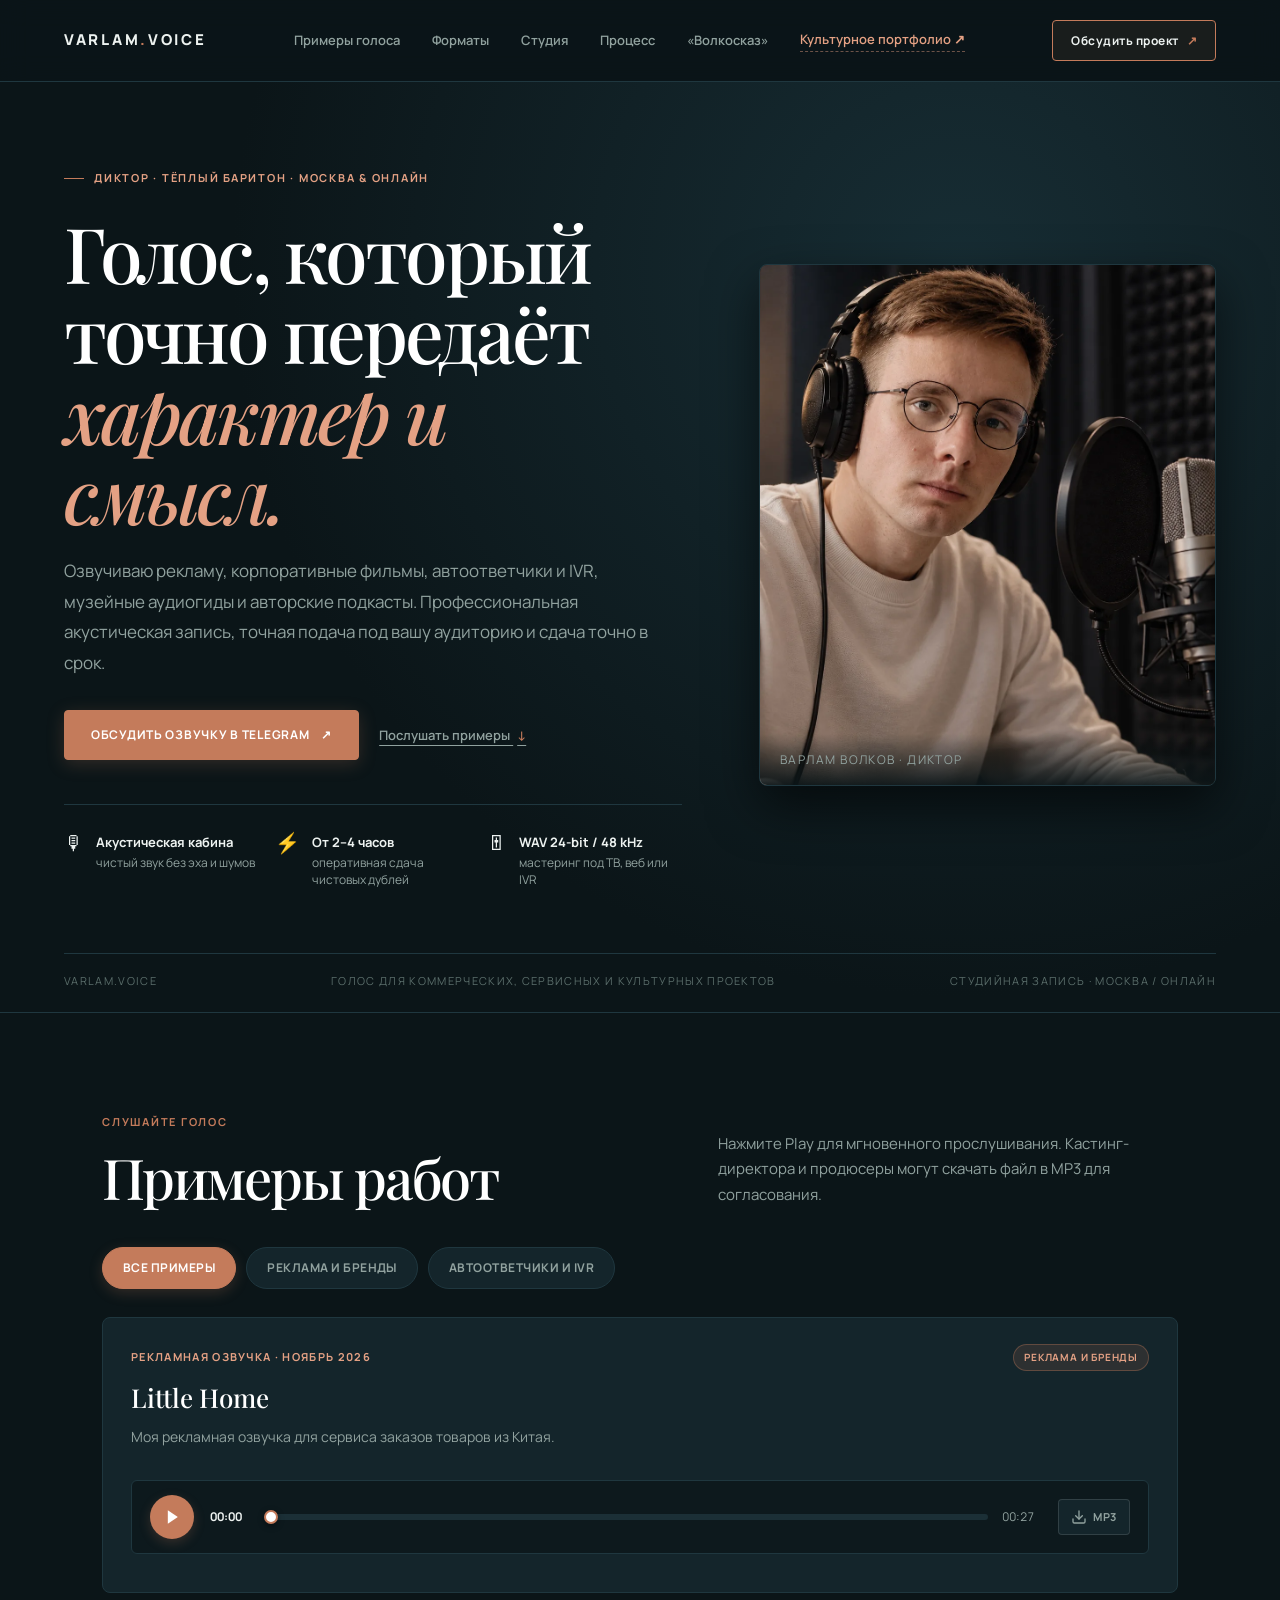
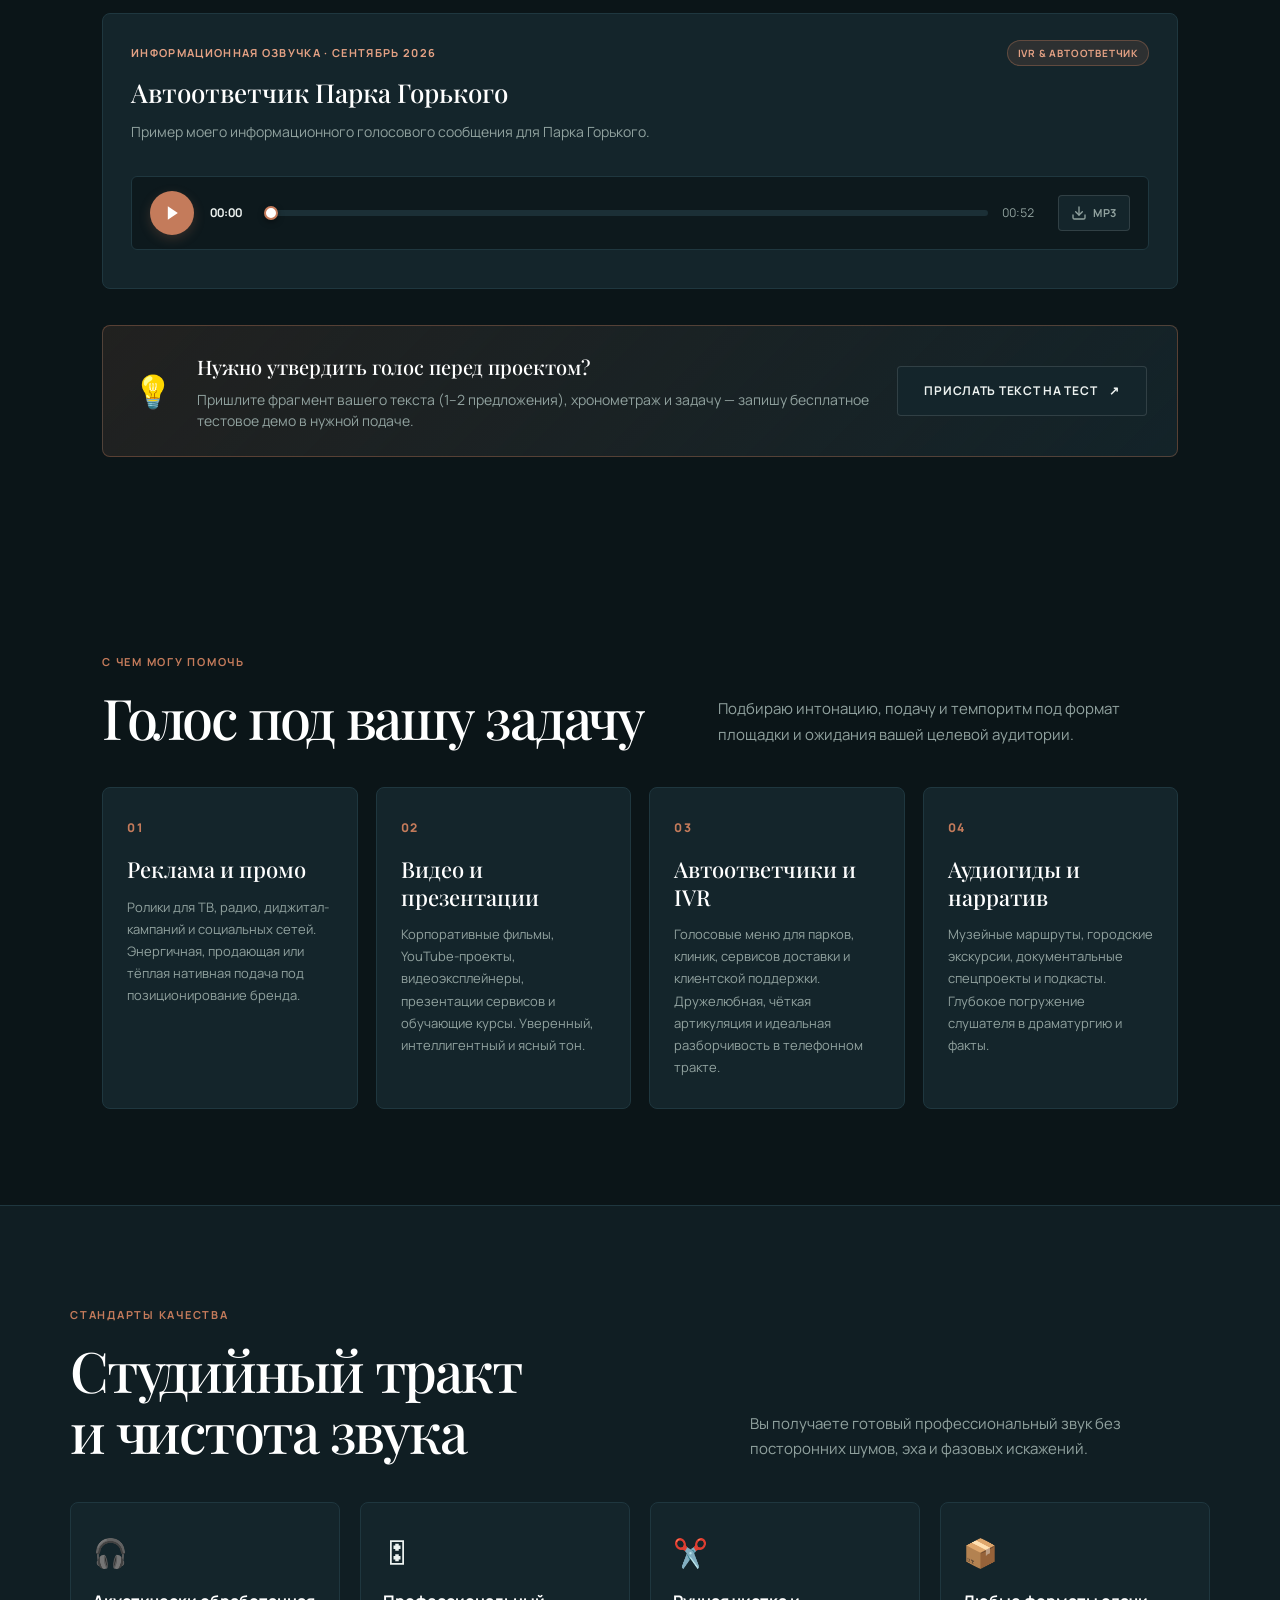
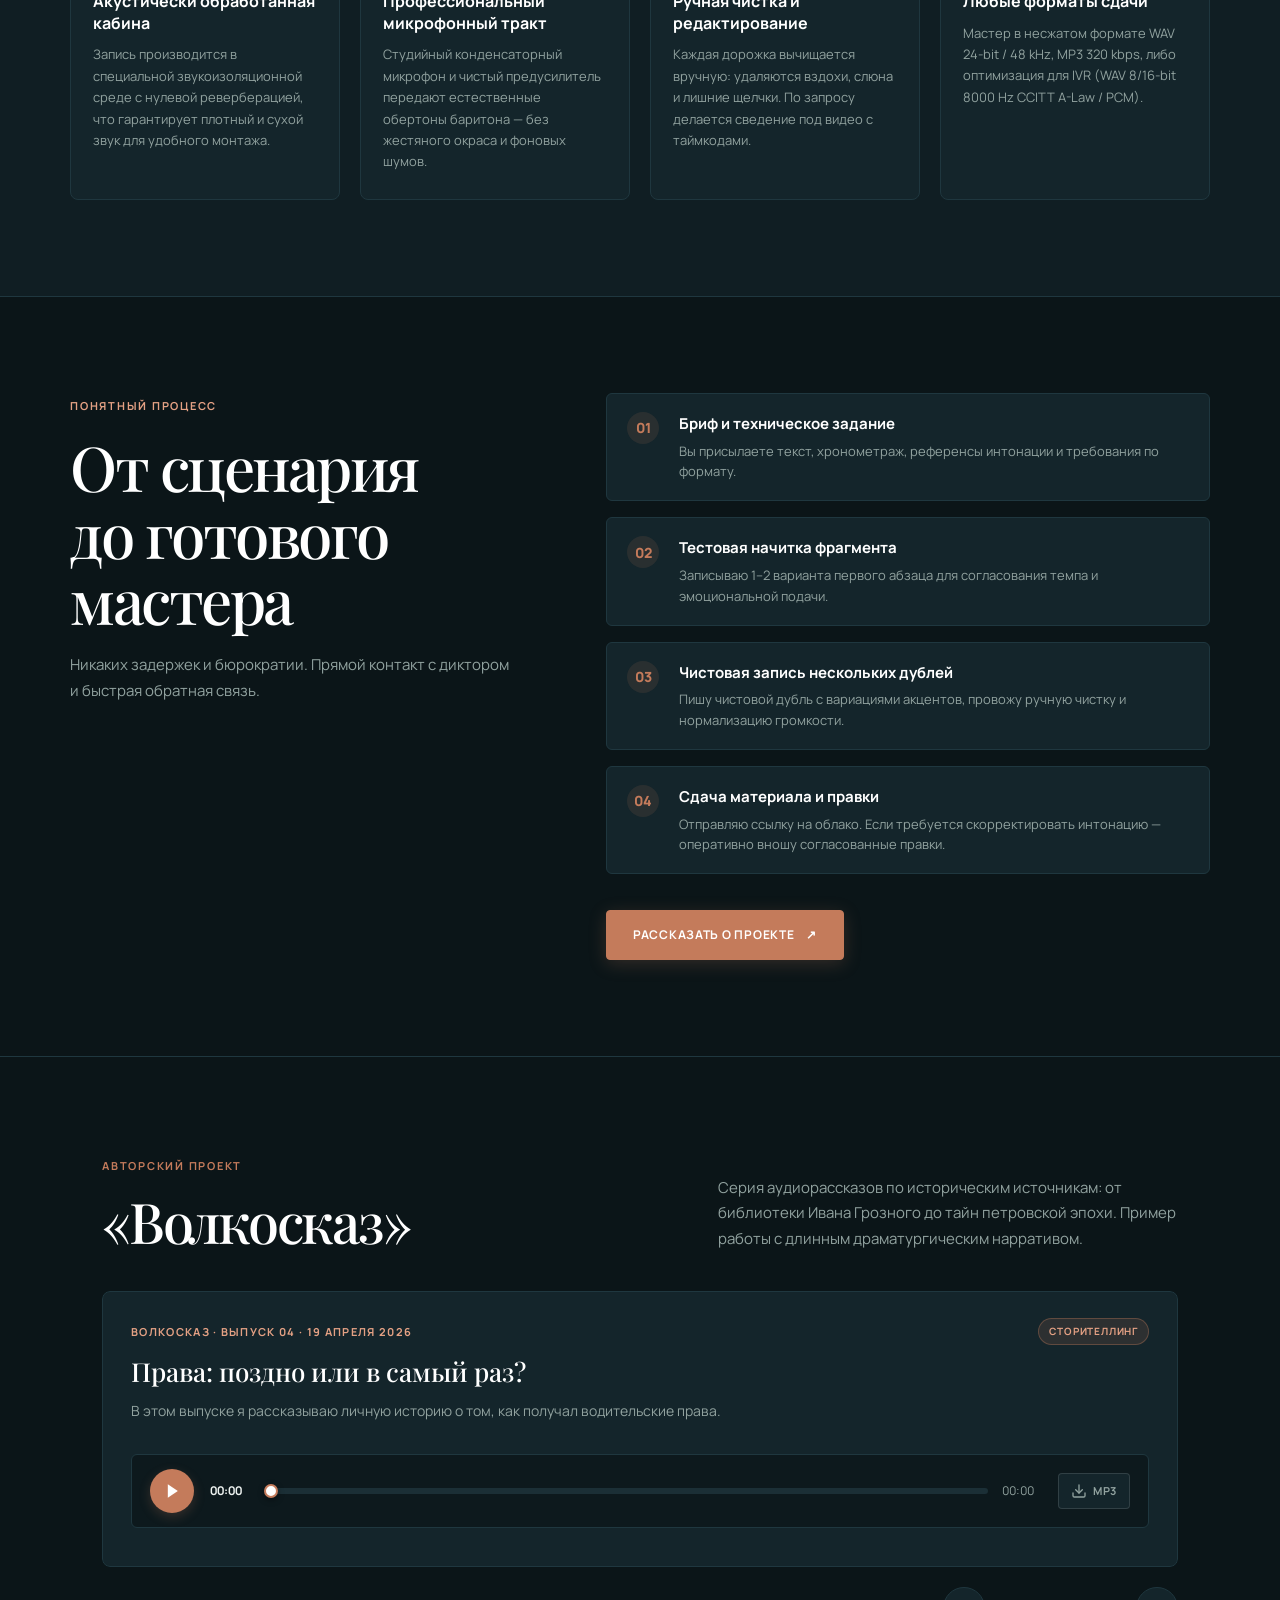
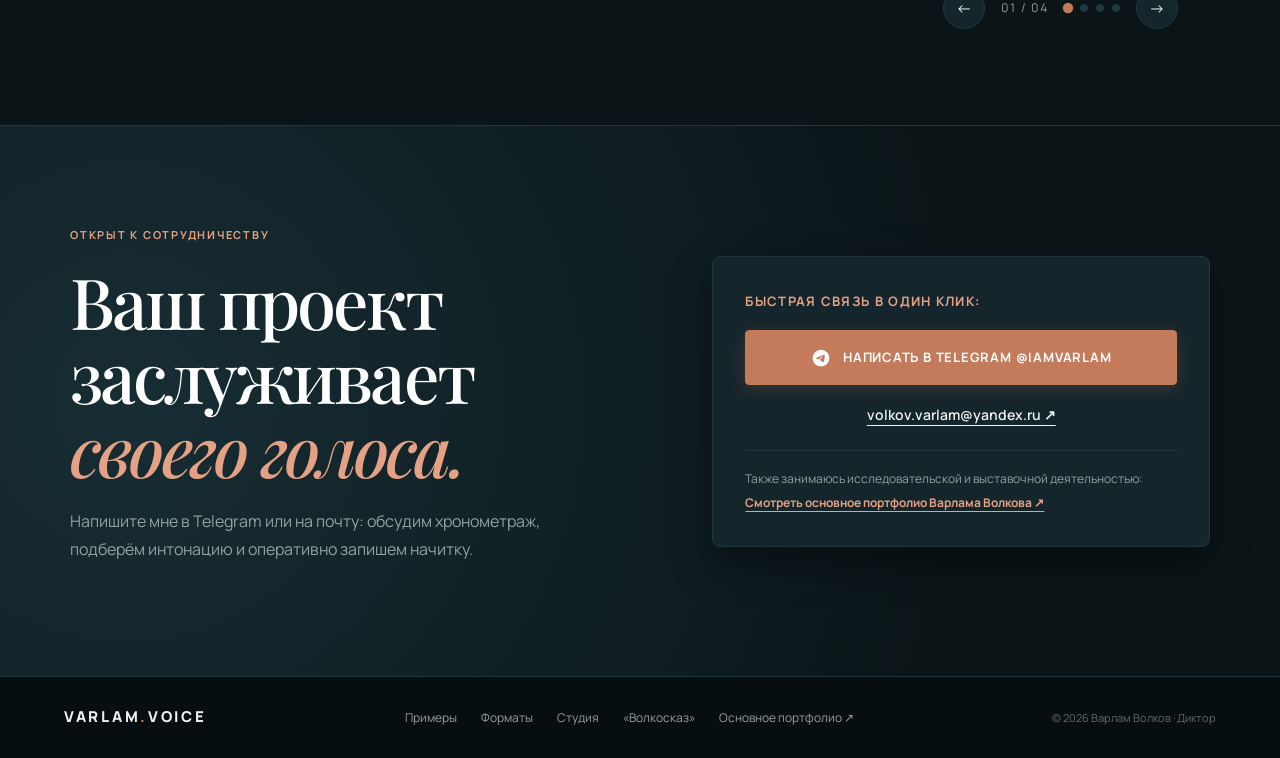
<file: voice.html>
<!doctype html>
<html lang="ru">
<head>
<link rel="icon" href="favicon.svg" type="image/svg+xml">
<meta charset="utf-8">
<meta name="viewport" content="width=device-width, initial-scale=1">
<title>Диктор Варлам Волков — рекламная, презентационная и информационная озвучка</title>
<meta name="description" content="Профессиональная дикторская озвучка: реклама, презентации, корпоративные видео, автоответчики (IVR), аудиогиды и подкасты. Тёплый баритон, студийное качество, отдача от 2 часов.">
<meta name="theme-color" content="#0e191c">
<link rel="canonical" href="https://varlamvoice.ru/">
<meta property="og:type" content="website">
<meta property="og:locale" content="ru_RU">
<meta property="og:title" content="Диктор Варлам Волков — голос для вашего проекта">
<meta property="og:description" content="Рекламная, презентационная и информационная озвучка. Тёплый баритон, примеры голоса, студийное качество и заказ начитки.">
<meta property="og:url" content="https://varlamvoice.ru/">
<meta property="og:image" content="https://varlamvoice.ru/assets/images/studio-portrait.webp">
<meta name="twitter:card" content="summary_large_image">
<link rel="preconnect" href="https://fonts.googleapis.com">
<link rel="preconnect" href="https://fonts.gstatic.com" crossorigin>
<link href="https://fonts.googleapis.com/css2?family=Manrope:wght@400;500;600;700;800&family=Playfair+Display:ital,wght@0,500;0,600;1,500&display=swap" rel="stylesheet">
<link rel="stylesheet" href="assets/css/style.css?v=20261122-2">
<link rel="stylesheet" href="assets/css/voice-landing.css?v=20261122-2">
<script type="application/ld+json">
{
  "@context": "https://schema.org",
  "@type": "Person",
  "name": "Варлам Волков",
  "jobTitle": "Диктор, актер озвучивания",
  "url": "https://varlamvoice.ru/",
  "image": "https://varlamvoice.ru/assets/images/studio-portrait.webp",
  "email": "mailto:volkov.varlam@yandex.ru",
  "sameAs": ["https://t.me/iamVarlam", "https://varlamvolkov.github.io/varlam-portfolio/"],
  "knowsAbout": ["Рекламная озвучка", "Информационная озвучка", "Дикторское мастерство", "Озвучка IVR", "Аудиогиды", "Подкасты"]
}
</script>
</head>
<body class="voice-landing">
<a class="skip-link" href="#main-content">Перейти к содержимому</a>

<header class="voice-header">
  <a class="voice-brand" href="#top" aria-label="VARLAM.VOICE — главная страница">VARLAM<span>.</span>VOICE</a>
  <nav aria-label="Навигация по странице">
    <a href="#samples">Примеры голоса</a>
    <a href="#formats">Форматы</a>
    <a href="#studio">Студия</a>
    <a href="#process">Процесс</a>
    <a href="#volkoskaz">«Волкосказ»</a>
    <a class="nav-portfolio-link" href="https://varlamvolkov.github.io/varlam-portfolio/" target="_blank" rel="noopener noreferrer">Культурное портфолио ↗</a>
  </nav>
  <a class="voice-header-cta" href="#contact">Обсудить проект <span>↗</span></a>
</header>

<main id="main-content">
  <!-- Hero Section -->
  <section class="voice-hero" id="top">
    <div class="voice-hero-inner">
      <div class="voice-hero-copy">
        <div class="voice-eyebrow">
          <span></span> Диктор · Тёплый баритон · Москва & Онлайн
        </div>
        <h1>Голос, который<br>точно передаёт<br><em>характер и смысл.</em></h1>
        <p class="voice-hero-lead">
          Озвучиваю рекламу, корпоративные фильмы, автоответчики и IVR, музейные аудиогиды и авторские подкасты. Профессиональная акустическая запись, точная подача под вашу аудиторию и сдача точно в срок.
        </p>
        <div class="voice-hero-actions">
          <a class="voice-button voice-button-primary" href="https://t.me/iamVarlam?text=%D0%97%D0%B4%D1%80%D0%B0%D0%B2%D1%81%D1%82%D0%B2%D1%83%D0%B9%D1%82%D0%B5%2C%20%D0%92%D0%B0%D1%80%D0%BB%D0%B0%D0%BC!%20%D0%A5%D0%BE%D1%87%D1%83%20%D0%BE%D0%B1%D1%81%D1%83%D0%B4%D0%B8%D1%82%D1%8C%20%D0%BE%D0%B7%D0%B2%D1%83%D1%87%D0%BA%D1%83%20%D0%BF%D1%80%D0%BE%D0%B5%D0%BA%D1%82%D0%B0." target="_blank" rel="noopener noreferrer">
            Обсудить озвучку в Telegram <span>↗</span>
          </a>
          <a class="voice-text-link" href="#samples">Послушать примеры <span>↓</span></a>
        </div>
        <div class="voice-hero-badges">
          <div class="hero-badge">
            <span class="badge-icon">🎙</span>
            <div class="badge-text"><strong>Акустическая кабина</strong>чистый звук без эха и шумов</div>
          </div>
          <div class="hero-badge">
            <span class="badge-icon">⚡</span>
            <div class="badge-text"><strong>От 2–4 часов</strong>оперативная сдача чистовых дублей</div>
          </div>
          <div class="hero-badge">
            <span class="badge-icon">🎚</span>
            <div class="badge-text"><strong>WAV 24-bit / 48 kHz</strong>мастеринг под ТВ, веб или IVR</div>
          </div>
        </div>
      </div>
      <figure class="voice-hero-image">
        <img src="assets/images/studio-portrait.webp" alt="Диктор Варлам Волков в студии звукозаписи" fetchpriority="high" decoding="async">
        <figcaption>Варлам Волков · диктор</figcaption>
      </figure>
    </div>
    <div class="voice-hero-bottom" aria-hidden="true">
      <span>VARLAM.VOICE</span>
      <span>Голос для коммерческих, сервисных и культурных проектов</span>
      <span>Студийная запись · Москва / Онлайн</span>
    </div>
  </section>

  <!-- Audio Samples Section -->
  <section class="voice-section voice-samples" id="samples">
    <div class="voice-section-head">
      <div>
        <div class="voice-eyebrow voice-eyebrow-accent">Слушайте голос</div>
        <h2>Примеры работ</h2>
      </div>
      <p>
        Нажмите Play для мгновенного прослушивания. Кастинг-директора и продюсеры могут скачать файл в MP3 для согласования.
      </p>
    </div>

    <!-- Filter Tabs -->
    <div class="voice-filter-tabs" role="tablist" aria-label="Фильтры форматов аудио">
      <button type="button" class="voice-tab active" data-voice-filter="all">Все примеры</button>
      <button type="button" class="voice-tab" data-voice-filter="ad">Реклама и бренды</button>
      <button type="button" class="voice-tab" data-voice-filter="ivr">Автоответчики и IVR</button>
    </div>

    <!-- Audio Library Container -->
    <div class="audio-list voice-audio-list" id="audio-library" aria-label="Примеры дикторской озвучки"></div>

    <!-- Free Test Sample Note -->
    <div class="voice-casting-callout">
      <div class="callout-icon">💡</div>
      <div class="callout-copy">
        <h4>Нужно утвердить голос перед проектом?</h4>
        <p>Пришлите фрагмент вашего текста (1–2 предложения), хронометраж и задачу — запишу бесплатное тестовое демо в нужной подаче.</p>
      </div>
      <a class="voice-button voice-button-secondary" href="https://t.me/iamVarlam?text=%D0%97%D0%B4%D1%80%D0%B0%D0%B2%D1%81%D1%82%D0%B2%D1%83%D0%B9%D1%82%D0%B5%2C%20%D0%92%D0%B0%D1%80%D0%BB%D0%B0%D0%BC!%20%D0%A5%D0%BE%D1%87%D1%83%20%D0%BF%D1%80%D0%B8%D1%81%D0%BB%D0%B0%D1%82%D1%8C%20%D1%82%D0%B5%D0%BA%D1%81%D1%82%20%D0%BD%D0%B0%20%D1%82%D0%B5%D1%81%D1%82%D0%BE%D0%B2%D1%83%D1%8E%20%D0%BD%D0%B0%D1%87%D0%B8%D1%82%D0%BA%D1%83." target="_blank" rel="noopener noreferrer">
        Прислать текст на тест <span>↗</span>
      </a>
    </div>
  </section>

  <!-- Formats Section -->
  <section class="voice-section voice-formats" id="formats">
    <div class="voice-section-head">
      <div>
        <div class="voice-eyebrow voice-eyebrow-accent">С чем могу помочь</div>
        <h2>Голос под вашу задачу</h2>
      </div>
      <p>Подбираю интонацию, подачу и темпоритм под формат площадки и ожидания вашей целевой аудитории.</p>
    </div>
    <div class="voice-format-grid">
      <article>
        <span class="format-num">01</span>
        <h3>Реклама и промо</h3>
        <p>Ролики для ТВ, радио, диджитал-кампаний и социальных сетей. Энергичная, продающая или тёплая нативная подача под позиционирование бренда.</p>
      </article>
      <article>
        <span class="format-num">02</span>
        <h3>Видео и презентации</h3>
        <p>Корпоративные фильмы, YouTube-проекты, видеоэксплейнеры, презентации сервисов и обучающие курсы. Уверенный, интеллигентный и ясный тон.</p>
      </article>
      <article>
        <span class="format-num">03</span>
        <h3>Автоответчики и IVR</h3>
        <p>Голосовые меню для парков, клиник, сервисов доставки и клиентской поддержки. Дружелюбная, чёткая артикуляция и идеальная разборчивость в телефонном тракте.</p>
      </article>
      <article>
        <span class="format-num">04</span>
        <h3>Аудиогиды и нарратив</h3>
        <p>Музейные маршруты, городские экскурсии, документальные спецпроекты и подкасты. Глубокое погружение слушателя в драматургию и факты.</p>
      </article>
    </div>
  </section>

  <!-- Studio & Quality Section -->
  <section class="voice-section voice-studio" id="studio">
    <div class="voice-section-head">
      <div>
        <div class="voice-eyebrow voice-eyebrow-accent">Стандарты качества</div>
        <h2>Студийный тракт<br>и чистота звука</h2>
      </div>
      <p>Вы получаете готовый профессиональный звук без посторонних шумов, эха и фазовых искажений.</p>
    </div>
    <div class="studio-features-grid">
      <div class="studio-card">
        <div class="studio-card-icon">🎧</div>
        <h3>Акустически обработанная кабина</h3>
        <p>Запись производится в специальной звукоизоляционной среде с нулевой реверберацией, что гарантирует плотный и сухой звук для удобного монтажа.</p>
      </div>
      <div class="studio-card">
        <div class="studio-card-icon">🎛</div>
        <h3>Профессиональный микрофонный тракт</h3>
        <p>Студийный конденсаторный микрофон и чистый предусилитель передают естественные обертоны баритона — без жестяного окраса и фоновых шумов.</p>
      </div>
      <div class="studio-card">
        <div class="studio-card-icon">✂️</div>
        <h3>Ручная чистка и редактирование</h3>
        <p>Каждая дорожка вычищается вручную: удаляются вздохи, слюна и лишние щелчки. По запросу делается сведение под видео с таймкодами.</p>
      </div>
      <div class="studio-card">
        <div class="studio-card-icon">📦</div>
        <h3>Любые форматы сдачи</h3>
        <p>Мастер в несжатом формате WAV 24-bit / 48 kHz, MP3 320 kbps, либо оптимизация для IVR (WAV 8/16-bit 8000 Hz CCITT A-Law / PCM).</p>
      </div>
    </div>
  </section>

  <!-- Process Section -->
  <section class="voice-process" id="process">
    <div class="voice-process-inner">
      <div>
        <div class="voice-eyebrow">Понятный процесс</div>
        <h2>От сценария<br>до готового мастера</h2>
        <p class="process-sublead">Никаких задержек и бюрократии. Прямой контакт с диктором и быстрая обратная связь.</p>
      </div>
      <div class="voice-process-copy">
        <ol class="process-steps">
          <li>
            <div class="step-num">01</div>
            <div class="step-body">
              <strong>Бриф и техническое задание</strong>
              <p>Вы присылаете текст, хронометраж, референсы интонации и требования по формату.</p>
            </div>
          </li>
          <li>
            <div class="step-num">02</div>
            <div class="step-body">
              <strong>Тестовая начитка фрагмента</strong>
              <p>Записываю 1–2 варианта первого абзаца для согласования темпа и эмоциональной подачи.</p>
            </div>
          </li>
          <li>
            <div class="step-num">03</div>
            <div class="step-body">
              <strong>Чистовая запись нескольких дублей</strong>
              <p>Пишу чистовой дубль с вариациями акцентов, провожу ручную чистку и нормализацию громкости.</p>
            </div>
          </li>
          <li>
            <div class="step-num">04</div>
            <div class="step-body">
              <strong>Сдача материала и правки</strong>
              <p>Отправляю ссылку на облако. Если требуется скорректировать интонацию — оперативно вношу согласованные правки.</p>
            </div>
          </li>
        </ol>
        <a class="voice-button voice-button-primary" href="#contact">Рассказать о проекте <span>↗</span></a>
      </div>
    </div>
  </section>

  <!-- Volkoskaz Podcast Section -->
  <section class="voice-section voice-journal" id="volkoskaz">
    <div class="voice-section-head">
      <div>
        <div class="voice-eyebrow voice-eyebrow-accent">Авторский проект</div>
        <h2>«Волкосказ»</h2>
      </div>
      <p>Серия аудиорассказов по историческим источникам: от библиотеки Ивана Грозного до тайн петровской эпохи. Пример работы с длинным драматургическим нарративом.</p>
    </div>
    <div class="audio-carousel" data-audio-carousel aria-label="Выпуски аудиожурнала Волкосказ">
      <div class="audio-carousel-viewport">
        <div class="audio-list audio-carousel-track" id="volkoskaz-library" aria-live="polite"></div>
      </div>
      <div class="audio-carousel-controls">
        <button class="carousel-arrow" type="button" data-carousel-prev aria-label="Предыдущий выпуск">←</button>
        <span class="carousel-counter" data-carousel-counter>00 / 00</span>
        <div class="carousel-dots" data-carousel-dots aria-label="Выбрать выпуск"></div>
        <button class="carousel-arrow" type="button" data-carousel-next aria-label="Следующий выпуск">→</button>
      </div>
    </div>
  </section>

  <!-- Contact CTA Section -->
  <section class="voice-contact" id="contact">
    <div class="voice-contact-inner">
      <div>
        <div class="voice-eyebrow">Открыт к сотрудничеству</div>
        <h2>Ваш проект<br>заслуживает<br><em>своего голоса.</em></h2>
        <p class="voice-contact-lead">
          Напишите мне в Telegram или на почту: обсудим хронометраж, подберём интонацию и оперативно запишем начитку.
        </p>
      </div>
      <div class="voice-contact-copy">
        <div class="contact-card">
          <div class="contact-card-title">Быстрая связь в один клик:</div>
          <a class="voice-button voice-button-primary contact-tg-btn" href="https://t.me/iamVarlam?text=%D0%97%D0%B4%D1%80%D0%B0%D0%B2%D1%81%D1%82%D0%B2%D1%83%D0%B9%D1%82%D0%B5%2C%20%D0%92%D0%B0%D1%80%D0%BB%D0%B0%D0%BC!%20%D0%A5%D0%BE%D1%87%D1%83%20%D0%BE%D0%B1%D1%81%D1%83%D0%B4%D0%B8%D1%82%D1%8C%20%D0%BE%D0%B7%D0%B2%D1%83%D1%87%D0%BA%D1%83%20%D0%BF%D1%80%D0%BE%D0%B5%D0%BA%D1%82%D0%B0." target="_blank" rel="noopener noreferrer">
            <svg viewBox="0 0 24 24" width="20" height="20" fill="currentColor"><path d="M12 2C6.48 2 2 6.48 2 12s4.48 10 10 10 10-4.48 10-10S17.52 2 12 2zm4.64 6.8c-.15 1.58-.8 5.42-1.13 7.19-.14.75-.42 1-.68 1.03-.58.05-1.02-.38-1.58-.75-.88-.58-1.38-.94-2.23-1.5-.99-.65-.35-1.01.22-1.59.15-.15 2.71-2.48 2.76-2.69a.2.2 0 00-.05-.18c-.06-.05-.14-.03-.21-.02-.09.02-1.49.95-4.22 2.79-.4.27-.76.41-1.08.4-.36-.01-1.04-.2-1.55-.37-.63-.2-1.12-.31-1.08-.66.02-.18.27-.36.74-.55 2.92-1.27 4.86-2.11 5.83-2.51 2.78-1.16 3.35-1.36 3.73-1.36.08 0 .27.02.39.12.1.08.13.19.14.27-.01.06.01.24 0 .38z"/></svg>
            Написать в Telegram @iamVarlam
          </a>
          <a class="voice-email-link" href="mailto:volkov.varlam@yandex.ru?subject=%D0%97%D0%B0%D0%BA%D0%B0%D0%B7%20%D0%BE%D0%B7%D0%B2%D1%83%D1%87%D0%BA%D0%B8">
            volkov.varlam@yandex.ru ↗
          </a>
          <div class="contact-portfolio-bridge">
            <span>Также занимаюсь исследовательской и выставочной деятельностью:</span>
            <a href="https://varlamvolkov.github.io/varlam-portfolio/" target="_blank" rel="noopener noreferrer">
              Смотреть основное портфолио Варлама Волкова ↗
            </a>
          </div>
        </div>
      </div>
    </div>
  </section>
</main>

<footer class="voice-footer">
  <a class="voice-brand" href="#top">VARLAM<span>.</span>VOICE</a>
  <div class="voice-footer-links">
    <a href="#samples">Примеры</a>
    <a href="#formats">Форматы</a>
    <a href="#studio">Студия</a>
    <a href="#volkoskaz">«Волкосказ»</a>
    <a href="https://varlamvolkov.github.io/varlam-portfolio/" target="_blank" rel="noopener noreferrer">Основное портфолио ↗</a>
  </div>
  <small>© <span data-year></span> Варлам Волков · Диктор</small>
</footer>

<script src="assets/js/main.js?v=20261122-2"></script>
</body>
</html>
</file>
<file: assets/css/style.css>
/* ===================================================
   Varlam Volkov — Main Portfolio Stylesheet
   =================================================== */

:root {
  --paper: #f7f5f0;
  --paper-soft: #efebe2;
  --ink: #181816;
  --ink-light: #383733;
  --muted: #6b6963;
  --line: #dedad2;
  --line-strong: #c8c3b8;
  --accent: #ad4d34;
  --accent-hover: #c75a3e;
  --accent-light: #e4a184;
  --accent-glow: rgba(173, 77, 52, 0.2);
  --white: #fffefa;
  --serif: "Playfair Display", Georgia, serif;
  --sans: "Manrope", Arial, sans-serif;
}

* {
  box-sizing: border-box;
}

html {
  scroll-behavior: smooth;
}

body {
  margin: 0;
  background: var(--paper);
  color: var(--ink);
  font-family: var(--sans);
  font-size: 15px;
  line-height: 1.65;
  -webkit-font-smoothing: antialiased;
}

a {
  color: inherit;
  text-decoration: none;
}

button {
  font: inherit;
}

/* Accessibility */
.skip-link {
  position: fixed;
  z-index: 1000;
  top: 10px;
  left: 10px;
  padding: 10px 18px;
  background: var(--ink);
  color: var(--white);
  border-radius: 4px;
  transform: translateY(-160%);
  transition: transform 0.2s;
  font-weight: 700;
  font-size: 12px;
}
.skip-link:focus {
  transform: translateY(0);
}
a:focus-visible,
button:focus-visible,
summary:focus-visible {
  outline: 2px solid var(--accent);
  outline-offset: 4px;
}

/* Header */
.site-header {
  height: 82px;
  padding: 0 clamp(20px, 5vw, 64px);
  display: flex;
  align-items: center;
  justify-content: space-between;
  border-bottom: 1px solid var(--line);
  position: sticky;
  top: 0;
  z-index: 100;
  background: rgba(247, 245, 240, 0.92);
  backdrop-filter: blur(14px);
  -webkit-backdrop-filter: blur(14px);
}

.brand {
  font-size: 14px;
  letter-spacing: 0.18em;
  font-weight: 800;
  white-space: nowrap;
}
.brand span {
  font-weight: 400;
  color: var(--muted);
}

.main-nav {
  display: flex;
  align-items: center;
  gap: clamp(14px, 2vw, 28px);
  font-size: 13px;
  font-weight: 600;
}
.main-nav a {
  transition: color 0.2s;
  white-space: nowrap;
}
.main-nav a:hover,
.main-nav a.active {
  color: var(--accent);
}

.nav-voice-highlight {
  display: inline-flex;
  align-items: center;
  gap: 6px;
  padding: 6px 14px;
  background: rgba(173, 77, 52, 0.08);
  border: 1px solid rgba(173, 77, 52, 0.35);
  border-radius: 20px;
  color: var(--accent) !important;
  font-weight: 700;
  transition: all 0.2s ease;
}
.nav-voice-highlight:hover {
  background: var(--accent);
  color: #fff !important;
}

.nav-contact {
  border: 1px solid var(--ink);
  padding: 8px 16px;
  border-radius: 4px;
  transition: all 0.2s;
}
.nav-contact:hover {
  background: var(--ink);
  color: var(--white);
}

.menu-toggle {
  display: none;
  background: none;
  border: 0;
  padding: 10px;
  cursor: pointer;
}
.menu-toggle i {
  display: block;
  width: 24px;
  height: 2px;
  background: var(--ink);
  margin: 5px 0;
  transition: transform 0.2s, opacity 0.2s;
}

/* Layout */
.container {
  width: min(1160px, 90vw);
  margin: auto;
}

.eyebrow {
  font-size: 11px;
  letter-spacing: 0.18em;
  text-transform: uppercase;
  color: var(--accent);
  font-weight: 700;
}

.display {
  font-family: var(--serif);
  font-weight: 500;
  letter-spacing: -0.04em;
  line-height: 1.05;
}

.accent-dot {
  color: var(--accent);
}

/* Hero Section */
.hero {
  min-height: 640px;
  display: grid;
  grid-template-columns: 1.15fr 0.85fr;
  align-items: center;
  gap: clamp(36px, 5vw, 72px);
  padding: 60px 0 80px;
}
.hero h1 {
  font-size: clamp(54px, 7vw, 100px);
  margin: 20px 0 22px;
  color: var(--ink);
}
.hero-copy {
  max-width: 580px;
  color: var(--ink-light);
  font-size: 17px;
  line-height: 1.75;
  margin: 0;
}
.hero-actions {
  display: flex;
  gap: 12px;
  margin-top: 32px;
  flex-wrap: wrap;
}

.button {
  display: inline-flex;
  align-items: center;
  gap: 14px;
  padding: 13px 22px;
  border: 1px solid var(--ink);
  font-size: 11px;
  font-weight: 700;
  letter-spacing: 0.08em;
  text-transform: uppercase;
  border-radius: 4px;
  transition: all 0.2s ease;
  cursor: pointer;
}
.button.dark {
  background: var(--ink);
  color: var(--white);
}
.button:hover {
  background: var(--accent);
  border-color: var(--accent);
  color: #fff;
  transform: translateY(-2px);
  box-shadow: 0 4px 14px var(--accent-glow);
}
.button.voice-button-accent {
  border-color: var(--accent);
  background: rgba(173, 77, 52, 0.08);
  color: var(--accent);
}
.button.voice-button-accent:hover {
  background: var(--accent);
  color: #fff;
}

/* Hero Metrics / Badges */
.hero-metrics {
  display: grid;
  grid-template-columns: repeat(3, 1fr);
  gap: 16px;
  margin-top: 40px;
  border-top: 1px solid var(--line);
  padding-top: 24px;
}
.metric-item strong {
  display: block;
  font-size: 13px;
  color: var(--ink);
  margin-bottom: 2px;
}
.metric-item span {
  font-size: 12px;
  color: var(--muted);
  line-height: 1.45;
}

.hero-image {
  position: relative;
  border-radius: 8px;
  overflow: hidden;
  border: 1px solid var(--line);
  box-shadow: 0 16px 40px rgba(0, 0, 0, 0.08);
  background: var(--white);
}
.hero-image img {
  width: 100%;
  height: 520px;
  object-fit: cover;
  object-position: center 25%;
  display: block;
  transition: transform 0.5s ease;
}
.hero-image:hover img {
  transform: scale(1.02);
}
.image-note {
  position: absolute;
  right: 0;
  bottom: 0;
  background: rgba(247, 245, 240, 0.94);
  backdrop-filter: blur(8px);
  padding: 12px 18px;
  font-size: 10px;
  font-weight: 700;
  letter-spacing: 0.12em;
  text-transform: uppercase;
  color: var(--muted);
  border-top-left-radius: 6px;
}

/* Sections */
.section {
  padding: 96px 0;
  border-top: 1px solid var(--line);
}
.section[id] {
  scroll-margin-top: 96px;
}
.section-head {
  display: flex;
  justify-content: space-between;
  align-items: flex-end;
  gap: 36px;
  margin-bottom: 40px;
}
.section h2 {
  font-size: clamp(38px, 4.5vw, 62px);
  margin: 10px 0 0;
  color: var(--ink);
}
.section-intro {
  max-width: 460px;
  color: var(--muted);
  font-size: 15px;
  line-height: 1.7;
  margin: 0;
}
.section-soft {
  background: var(--paper-soft);
}

/* Profile Section */
.profile-summary {
  display: grid;
  grid-template-columns: 1fr 1fr;
  gap: 40px;
  max-width: 1000px;
  margin: 0 0 36px;
}
.profile-summary p {
  margin: 0;
  color: var(--ink-light);
  font-size: 16px;
  line-height: 1.85;
}
.profile-links {
  display: grid;
  grid-template-columns: repeat(2, minmax(0, 1fr));
  gap: 12px;
}
.profile-card {
  display: flex;
  flex-direction: column;
  gap: 6px;
  padding: 16px 20px;
  background: var(--white);
  border: 1px solid var(--line);
  border-radius: 6px;
  transition: transform 0.2s, border-color 0.2s;
}
.profile-card:hover {
  transform: translateY(-2px);
  border-color: var(--accent);
}
.profile-card span {
  font-size: 10px;
  letter-spacing: 0.12em;
  text-transform: uppercase;
  color: var(--muted);
  font-weight: 700;
}
.profile-link {
  font-weight: 700;
  font-size: 14px;
  text-decoration: underline;
  text-underline-offset: 4px;
  color: var(--ink);
}
.profile-link:hover {
  color: var(--accent);
}

/* ===================================================
   4 Pillars Section
   =================================================== */
.section-pillars {
  background: #f1ede5;
}
.pillars-grid {
  display: grid;
  grid-template-columns: repeat(4, 1fr);
  gap: 18px;
}
.pillar-card {
  background: var(--white);
  border: 1px solid var(--line);
  border-radius: 8px;
  padding: 30px 24px;
  display: flex;
  flex-direction: column;
  transition: transform 0.25s, box-shadow 0.25s, border-color 0.25s;
}
.pillar-card:hover {
  transform: translateY(-4px);
  border-color: var(--accent);
  box-shadow: 0 12px 30px rgba(0, 0, 0, 0.06);
}
.pillar-icon {
  font-size: 30px;
  margin-bottom: 14px;
  line-height: 1;
}
.pillar-num {
  font-size: 10px;
  font-weight: 800;
  letter-spacing: 0.14em;
  text-transform: uppercase;
  color: var(--accent);
}
.pillar-card h3 {
  font-family: var(--serif);
  font-size: 22px;
  font-weight: 500;
  margin: 12px 0 10px;
  color: var(--ink);
  line-height: 1.25;
}
.pillar-card p {
  font-size: 13px;
  line-height: 1.7;
  color: var(--muted);
  margin: 0 0 20px;
  flex-grow: 1;
}
.pillar-link {
  font-size: 12px;
  font-weight: 700;
  color: var(--ink);
  text-decoration: underline;
  text-underline-offset: 4px;
  transition: color 0.2s;
}
.pillar-link:hover {
  color: var(--accent);
}

/* ===================================================
   Dedicated Voice Teaser Section (CV / Resume Style)
   =================================================== */
.voice-resume-teaser {
  background: var(--paper-soft);
  border-top: 1px solid var(--line);
  padding: 80px 0;
}
.voice-resume-inner {
  display: flex;
  justify-content: space-between;
  align-items: center;
  gap: 36px;
}
.voice-resume-copy h2 {
  font-family: var(--serif);
  font-size: clamp(32px, 4.2vw, 48px);
  font-weight: 500;
  margin: 12px 0;
  color: var(--ink);
}
.voice-resume-copy p {
  color: var(--muted);
  font-size: 15px;
  line-height: 1.7;
  max-width: 620px;
  margin: 0;
}
.voice-resume-action {
  flex-shrink: 0;
}

/* ===================================================
   Media & Video Library
   =================================================== */
.subsection-title {
  font-family: var(--serif);
  font-size: 26px;
  font-weight: 500;
  margin: 36px 0 18px;
  color: var(--ink);
}
.media-subhead {
  margin-top: 56px;
}

.media-grid {
  display: grid;
  grid-template-columns: repeat(2, 1fr);
  gap: 18px;
}
.media-item {
  padding: 26px;
  background: var(--white);
  border: 1px solid var(--line);
  border-radius: 8px;
  display: flex;
  flex-direction: column;
  align-items: flex-start;
  transition: transform 0.2s, box-shadow 0.2s;
}
.media-item:hover {
  transform: translateY(-2px);
  box-shadow: 0 8px 24px rgba(0, 0, 0, 0.05);
}
.media-item .meta {
  font-size: 11px;
  letter-spacing: 0.12em;
  text-transform: uppercase;
  color: var(--accent);
  font-weight: 700;
  margin-bottom: 6px;
}
.media-item h3 {
  font-family: var(--serif);
  font-size: 24px;
  font-weight: 500;
  margin: 4px 0 8px;
  line-height: 1.3;
}
.media-item p {
  font-size: 14px;
  color: var(--muted);
  line-height: 1.65;
  margin: 0 0 16px;
}
.media-item img {
  display: block;
  width: 100%;
  max-height: 320px;
  object-fit: cover;
  border-radius: 4px;
  margin: 12px 0 16px;
}

.video-disclosure {
  width: 100%;
  margin-top: 12px;
  border-top: 1px solid var(--line);
  padding-top: 14px;
}
.video-disclosure summary {
  cursor: pointer;
  font-size: 12px;
  font-weight: 700;
  list-style: none;
  color: var(--ink);
  transition: color 0.2s;
}
.video-disclosure summary:hover {
  color: var(--accent);
}
.video-disclosure summary::after {
  content: ' ＋';
  color: var(--accent);
  font-weight: 800;
}
.video-disclosure[open] summary::after {
  content: ' −';
}
.media-video {
  display: block;
  width: 100%;
  aspect-ratio: 16/9;
  background: #111;
  border-radius: 6px;
  margin-top: 12px;
}

.impact-links {
  display: flex;
  gap: 16px;
  flex-wrap: wrap;
  margin-top: auto;
  padding-top: 12px;
  font-size: 12px;
  font-weight: 700;
}
.impact-links a {
  color: var(--ink);
  text-decoration: underline;
  text-underline-offset: 4px;
  transition: color 0.2s;
}
.impact-links a:hover {
  color: var(--accent);
}

/* ===================================================
   Custom Sleek Audio Player (Global Theme)
   =================================================== */
.custom-audio-player {
  width: 100%;
  background: var(--paper-soft);
  border: 1px solid var(--line);
  border-radius: 6px;
  padding: 12px 16px;
  display: flex;
  align-items: center;
  gap: 14px;
  margin: 12px 0;
}

.player-toggle-btn {
  width: 40px;
  height: 40px;
  border-radius: 50%;
  border: none;
  background: var(--ink);
  color: #fff;
  display: flex;
  align-items: center;
  justify-content: center;
  cursor: pointer;
  flex-shrink: 0;
  transition: all 0.2s ease;
}
.player-toggle-btn:hover {
  background: var(--accent);
  transform: scale(1.05);
}
.player-toggle-btn .icon-pause {
  display: none;
}
.custom-audio-player.is-playing .player-toggle-btn .icon-play {
  display: none;
}
.custom-audio-player.is-playing .player-toggle-btn .icon-pause {
  display: block;
}

.player-timeline {
  display: flex;
  align-items: center;
  gap: 10px;
  flex: 1;
}
.player-time {
  font-size: 11px;
  font-variant-numeric: tabular-nums;
  color: var(--muted);
  min-width: 36px;
}
.player-time.current-time {
  color: var(--ink);
  font-weight: 700;
}

.player-slider-wrap {
  position: relative;
  flex: 1;
  height: 18px;
  display: flex;
  align-items: center;
}

.player-slider {
  -webkit-appearance: none;
  appearance: none;
  width: 100%;
  height: 6px;
  background: #dedad2;
  border-radius: 3px;
  outline: none;
  cursor: pointer;
  margin: 0;
  position: relative;
  z-index: 2;
}
.player-slider::-webkit-slider-thumb {
  -webkit-appearance: none;
  appearance: none;
  width: 14px;
  height: 14px;
  border-radius: 50%;
  background: var(--ink);
  border: 2px solid var(--white);
  cursor: pointer;
  box-shadow: 0 1px 4px rgba(0, 0, 0, 0.2);
}
.player-slider::-moz-range-thumb {
  width: 14px;
  height: 14px;
  border-radius: 50%;
  background: var(--ink);
  border: 2px solid var(--white);
  cursor: pointer;
}

.player-progress-bar {
  position: absolute;
  left: 0;
  top: 50%;
  transform: translateY(-50%);
  height: 6px;
  background: var(--accent);
  border-radius: 3px;
  pointer-events: none;
  z-index: 1;
  width: 0%;
}

.player-download-btn {
  display: inline-flex;
  align-items: center;
  gap: 6px;
  padding: 6px 10px;
  background: var(--white);
  border: 1px solid var(--line);
  color: var(--ink);
  font-size: 11px;
  font-weight: 700;
  letter-spacing: 0.05em;
  text-decoration: none;
  border-radius: 4px;
  transition: all 0.2s ease;
  flex-shrink: 0;
}
.player-download-btn:hover {
  background: var(--ink);
  color: #fff;
}

/* ===================================================
   Citations with 1-Click Copy & Toast Feedback
   =================================================== */
.copy-citation {
  display: block;
  width: 100%;
  text-align: left;
  background: var(--paper-soft);
  border: 1px solid var(--line);
  border-radius: 6px;
  padding: 14px 18px;
  margin-top: 14px;
  cursor: pointer;
  transition: border-color 0.2s, box-shadow 0.2s, background 0.2s;
}
.copy-citation:hover {
  background: var(--white);
  border-color: var(--accent);
  box-shadow: 0 4px 14px rgba(0, 0, 0, 0.06);
}
.citation-header {
  display: flex;
  justify-content: space-between;
  align-items: center;
  gap: 12px;
  margin-bottom: 8px;
}
.citation-label {
  font-size: 10px;
  font-weight: 800;
  letter-spacing: 0.12em;
  text-transform: uppercase;
  color: var(--accent);
}
.citation-feedback {
  font-size: 10px;
  font-weight: 700;
  color: var(--muted);
  transition: color 0.2s;
}
.copy-citation.is-copied .citation-feedback {
  color: #2b7a4b;
}
.citation-text {
  font-size: 12px;
  line-height: 1.65;
  color: var(--ink-light);
  display: block;
  font-family: var(--sans);
}

/* ===================================================
   Research Papers
   =================================================== */
.paper-list {
  border-top: 1px solid var(--ink);
}
.paper {
  padding: 26px 0;
  border-bottom: 1px solid var(--line);
  display: grid;
  grid-template-columns: 80px 1fr;
  gap: 24px;
}
.paper-year {
  font-size: 13px;
  font-weight: 800;
  color: var(--accent);
  letter-spacing: 0.12em;
}
.paper h3 {
  font-family: var(--serif);
  font-size: 22px;
  font-weight: 500;
  margin: 0 0 8px;
  line-height: 1.35;
}
.paper-authors {
  margin: 0 0 6px;
  color: var(--ink);
  font-size: 13px;
  font-weight: 600;
}
.paper-details {
  margin: 0 0 10px;
  color: var(--muted);
  font-size: 13px;
}
.paper-link {
  display: inline-block;
  font-size: 12px;
  font-weight: 700;
  text-decoration: underline;
  text-underline-offset: 4px;
  color: var(--ink);
  margin-bottom: 8px;
}
.paper-link:hover {
  color: var(--accent);
}
.research-profiles {
  display: flex;
  gap: 24px;
  flex-wrap: wrap;
  margin-top: 32px;
  font-size: 13px;
  font-weight: 700;
}
.research-profiles a {
  text-decoration: underline;
  text-underline-offset: 4px;
  color: var(--ink);
}
.research-profiles a:hover {
  color: var(--accent);
}

/* ===================================================
   Projects Journey & Models
   =================================================== */
.project-journey {
  max-width: 980px;
  margin: 0 auto;
}
.journey-chapter {
  padding: 36px 0 48px;
  border-bottom: 1px solid var(--line);
}
.project-kicker {
  font-size: 11px;
  letter-spacing: 0.16em;
  text-transform: uppercase;
  color: var(--accent);
  font-weight: 700;
}
.journey-chapter h3 {
  font-family: var(--serif);
  font-size: clamp(30px, 4vw, 44px);
  font-weight: 500;
  margin: 10px 0 16px;
}
.journey-chapter p {
  color: var(--ink-light);
  line-height: 1.85;
  font-size: 15px;
  max-width: 780px;
}

.behance-preview {
  display: block;
  position: relative;
  margin: 28px 0 16px;
  overflow: hidden;
  border-radius: 8px;
  border: 1px solid var(--line);
  background: var(--white);
}
.behance-preview img {
  display: block;
  width: 100%;
  max-height: 520px;
  object-fit: cover;
  object-position: center 35%;
  transition: transform 0.4s ease;
}
.behance-preview:hover img {
  transform: scale(1.02);
}
.behance-preview span {
  display: block;
  padding: 16px 20px;
  background: var(--white);
  font-size: 13px;
  font-weight: 700;
}

.story-gallery {
  display: grid;
  grid-template-columns: 1fr 1fr;
  gap: 18px;
  margin-top: 24px;
}
.story-gallery figure {
  margin: 0;
  background: var(--white);
  border: 1px solid var(--line);
  border-radius: 6px;
  overflow: hidden;
}
.story-gallery img {
  display: block;
  width: 100%;
  height: 400px;
  object-fit: cover;
}
.story-gallery figure:nth-child(2) img {
  object-fit: contain;
  background: #2b2b2b;
}
.story-gallery figcaption {
  padding: 12px 16px;
  color: var(--muted);
  font-size: 12px;
  line-height: 1.5;
}

.project-grid {
  display: grid;
  grid-template-columns: repeat(2, 1fr);
  gap: 18px;
  margin-top: 32px;
}
.project-card {
  background: var(--white);
  border: 1px solid var(--line);
  border-radius: 8px;
  overflow: hidden;
  display: flex;
  flex-direction: column;
}
.platform-thumbs {
  display: grid;
  grid-template-columns: repeat(2, 1fr);
  gap: 1px;
  background: var(--line);
  aspect-ratio: 1.45;
  overflow: hidden;
}
.platform-thumbs a {
  position: relative;
  display: block;
  overflow: hidden;
}
.platform-thumbs img {
  display: block;
  width: 100%;
  height: 100%;
  object-fit: cover;
  transition: transform 0.35s;
}
.platform-thumbs a:hover img {
  transform: scale(1.05);
}
.platform-thumbs span {
  position: absolute;
  left: 10px;
  bottom: 10px;
  background: rgba(24, 24, 22, 0.88);
  color: #fff;
  padding: 4px 8px;
  font-size: 9px;
  letter-spacing: 0.08em;
  text-transform: uppercase;
  border-radius: 3px;
}
.project-card-body {
  padding: 24px;
  display: flex;
  flex-direction: column;
  flex: 1;
}
.project-card-body h3 {
  font-family: var(--serif);
  font-size: 24px;
  font-weight: 500;
  margin: 8px 0;
}
.project-card-body p {
  color: var(--muted);
  font-size: 13px;
  line-height: 1.65;
  margin: 0 0 18px;
}
.project-links {
  display: flex;
  gap: 8px;
  flex-wrap: wrap;
  margin-top: auto;
}

.project-platforms {
  margin: 32px 0 12px;
  font-size: 14px;
  color: var(--muted);
}
.project-platforms a {
  color: var(--ink);
  font-weight: 700;
  text-decoration: underline;
  text-underline-offset: 4px;
}
.project-platforms span {
  padding: 0 8px;
}
.project-followup {
  font-size: 14px;
  color: var(--muted);
  margin: 0;
}
.project-followup a {
  color: var(--ink);
  font-weight: 700;
  text-decoration: underline;
  text-underline-offset: 4px;
}

/* ===================================================
   Education Section
   =================================================== */
.education-columns {
  display: grid;
  grid-template-columns: 1fr 1fr;
  gap: 36px;
  align-items: start;
}
.education-list {
  display: grid;
  gap: 12px;
}
.education-card {
  padding: 22px 24px;
  background: var(--white);
  border: 1px solid var(--line);
  border-radius: 6px;
}
.education-year {
  color: var(--accent);
  font-size: 11px;
  font-weight: 700;
  letter-spacing: 0.1em;
  text-transform: uppercase;
  margin-bottom: 6px;
}
.education-card h4 {
  font-family: var(--serif);
  font-size: 20px;
  font-weight: 500;
  line-height: 1.35;
  margin: 0 0 8px;
  color: var(--ink);
}
.education-card p {
  margin: 0;
  color: var(--muted);
  font-size: 13px;
  line-height: 1.6;
}
.education-honor {
  display: inline-block;
  margin-top: 10px;
  padding: 4px 10px;
  background: #e7eee8;
  color: #2b5735;
  font-size: 11px;
  font-weight: 700;
  border-radius: 4px;
}
.education-subhead {
  margin-top: 36px;
}
.competency-list {
  padding: 0;
  margin: 0;
  list-style: none;
  display: grid;
  gap: 10px;
}
.competency-list li {
  padding: 14px 18px;
  border: 1px solid var(--line);
  background: var(--white);
  border-radius: 6px;
  font-size: 13px;
  line-height: 1.55;
  color: var(--ink-light);
}
.education-certificates {
  margin-top: 20px;
}

/* ===================================================
   Volunteering & Awards
   =================================================== */
.impact-grid {
  display: grid;
  grid-template-columns: repeat(2, 1fr);
  gap: 18px;
}
.impact-card {
  background: var(--white);
  border: 1px solid var(--line);
  border-radius: 8px;
  padding: 26px;
  display: flex;
  flex-direction: column;
}
.impact-card .meta {
  font-size: 11px;
  letter-spacing: 0.12em;
  text-transform: uppercase;
  color: var(--accent);
  font-weight: 700;
  margin-bottom: 6px;
}
.impact-card h3 {
  font-family: var(--serif);
  font-size: 24px;
  font-weight: 500;
  margin: 4px 0 8px;
}
.impact-card p {
  font-size: 13px;
  line-height: 1.7;
  color: var(--muted);
  margin: 0 0 16px;
}
.impact-card img {
  width: 100%;
  height: 280px;
  object-fit: cover;
  border-radius: 6px;
  margin: 10px 0 16px;
}
.impact-card img.image-contain {
  object-fit: contain;
  background: #f1ede5;
}

/* Interests Teaser */
.interest-teaser {
  background: #ece8df;
}
.interest-teaser-inner {
  display: flex;
  justify-content: space-between;
  align-items: center;
  gap: 36px;
}
.interest-teaser h2 {
  font-size: clamp(34px, 4.5vw, 52px);
  margin: 10px 0;
}
.interest-teaser p {
  margin: 0;
  color: var(--muted);
  font-size: 15px;
}

/* Contact Band */
.contact-band {
  background: var(--ink);
  color: var(--paper);
  padding: 80px 0;
}
.contact-band h2 {
  font-family: var(--serif);
  font-size: clamp(40px, 5.5vw, 68px);
  font-weight: 500;
  margin: 14px 0 16px;
}
.contact-band p {
  color: #aba69d;
  font-size: 16px;
  max-width: 540px;
  margin: 0 0 28px;
}
.contact-actions {
  display: flex;
  gap: 24px;
  flex-wrap: wrap;
}
.contact-actions a {
  border-bottom: 1px solid #737069;
  padding-bottom: 6px;
  color: #fff;
  font-weight: 600;
  font-size: 14px;
  transition: border-color 0.2s, color 0.2s;
}
.contact-actions a:hover {
  border-color: var(--accent-light);
  color: var(--accent-light);
}

/* Site Footer */
.site-footer {
  padding: 32px clamp(20px, 5vw, 64px);
  display: flex;
  flex-wrap: wrap;
  align-items: center;
  justify-content: space-between;
  gap: 20px;
  border-top: 1px solid var(--line);
  background: var(--paper);
}
.site-footer .update-note {
  width: 100%;
  margin: 0 0 16px;
  padding-bottom: 18px;
  border-bottom: 1px solid var(--line);
  color: var(--muted);
  font-size: 12px;
  line-height: 1.6;
}
.site-footer .update-note a {
  color: var(--ink);
  font-weight: 700;
  text-decoration: underline;
  text-underline-offset: 3px;
}
.footer-links {
  display: flex;
  gap: 22px;
  font-size: 12px;
}
.footer-links a:hover {
  color: var(--accent);
}
.site-footer small {
  font-size: 11px;
  color: var(--muted);
}

/* ===================================================
   Responsive Breakpoints
   =================================================== */
@media (max-width: 1024px) {
  .pillars-grid {
    grid-template-columns: repeat(2, 1fr);
  }
  .voice-spotlight-inner {
    grid-template-columns: 1fr;
    gap: 36px;
  }
  .hero-metrics {
    grid-template-columns: 1fr;
    gap: 12px;
  }
}

@media (max-width: 800px) {
  .site-header {
    height: 70px;
  }
  .menu-toggle {
    display: block;
  }
  .main-nav {
    display: none;
    position: absolute;
    top: 69px;
    left: 0;
    right: 0;
    background: var(--paper);
    padding: 24px 6vw 32px;
    border-bottom: 1px solid var(--line);
    flex-direction: column;
    align-items: flex-start;
    gap: 18px;
    box-shadow: 0 14px 28px rgba(0, 0, 0, 0.08);
  }
  .main-nav.open {
    display: flex;
  }
  .hero {
    grid-template-columns: 1fr;
    padding: 40px 0 60px;
    gap: 32px;
  }
  .hero-image {
    order: -1;
  }
  .hero-image img {
    height: 380px;
  }
  .section-head {
    flex-direction: column;
    align-items: flex-start;
    gap: 16px;
  }
  .profile-summary {
    grid-template-columns: 1fr;
    gap: 20px;
  }
  .profile-links,
  .media-grid,
  .impact-grid,
  .project-grid,
  .story-gallery,
  .education-columns,
  .pillars-grid {
    grid-template-columns: 1fr;
  }
  .paper {
    grid-template-columns: 50px 1fr;
    gap: 14px;
  }
  .interest-teaser-inner,
  .voice-resume-inner {
    flex-direction: column;
    align-items: flex-start;
    gap: 20px;
  }
  .interest-teaser .button,
  .voice-resume-action .button {
    width: 100%;
    justify-content: space-between;
  }
  .contact-actions {
    flex-direction: column;
    gap: 14px;
  }
}

@media (prefers-reduced-motion: reduce) {
  html {
    scroll-behavior: auto;
  }
  *,
  *::before,
  *::after {
    transition: none !important;
    animation: none !important;
  }
}
</file>
<file: assets/css/voice-landing.css>
/* ===================================================
   VARLAM.VOICE — Premium Sound Studio Landing Theme
   =================================================== */

:root {
  --voice-bg: #0b1518;
  --voice-bg-elevated: #101e23;
  --voice-card: #14252b;
  --voice-card-hover: #192e35;
  --voice-border: #1f373f;
  --voice-border-light: rgba(255, 255, 255, 0.12);
  --voice-accent: #c47b5b;
  --voice-accent-light: #e4a184;
  --voice-accent-hover: #d88968;
  --voice-accent-glow: rgba(196, 123, 91, 0.22);
  --voice-text: #edf2f0;
  --voice-muted: #91a29f;
  --voice-faint: #5a6d6a;
  --voice-serif: "Playfair Display", Georgia, serif;
  --voice-sans: "Manrope", -apple-system, BlinkMacSystemFont, "Segoe UI", Roboto, sans-serif;
}

body.voice-landing {
  background: var(--voice-bg);
  color: var(--voice-text);
  font-family: var(--voice-sans);
  font-size: 15px;
  line-height: 1.65;
  margin: 0;
  -webkit-font-smoothing: antialiased;
}

/* Accessibility */
.skip-link {
  position: absolute;
  left: -9999px;
  top: 10px;
  z-index: 1000;
  padding: 10px 18px;
  background: var(--voice-accent);
  color: #fff;
  font-weight: 700;
  border-radius: 4px;
}
.skip-link:focus {
  left: 20px;
}

/* Header */
.voice-header {
  height: 82px;
  display: flex;
  align-items: center;
  justify-content: space-between;
  gap: 24px;
  padding: 0 clamp(20px, 5vw, 72px);
  background: rgba(11, 21, 24, 0.88);
  backdrop-filter: blur(14px);
  -webkit-backdrop-filter: blur(14px);
  position: sticky;
  top: 0;
  z-index: 100;
  border-bottom: 1px solid var(--voice-border);
}

.voice-brand {
  font-size: 15px;
  font-weight: 800;
  letter-spacing: 0.18em;
  color: var(--voice-text);
  text-decoration: none;
  white-space: nowrap;
}
.voice-brand span {
  color: var(--voice-accent);
}

.voice-header nav {
  display: flex;
  align-items: center;
  gap: clamp(16px, 2.5vw, 34px);
  font-size: 13px;
  font-weight: 600;
}
.voice-header nav a {
  color: var(--voice-muted);
  text-decoration: none;
  transition: color 0.2s ease;
}
.voice-header nav a:hover,
.voice-header nav a.active {
  color: var(--voice-text);
}
.voice-header nav a.nav-portfolio-link {
  color: var(--voice-accent-light);
  border-bottom: 1px dashed rgba(228, 161, 132, 0.45);
  padding-bottom: 1px;
}
.voice-header nav a.nav-portfolio-link:hover {
  color: #fff;
  border-bottom-color: #fff;
}

.voice-header-cta {
  display: inline-flex;
  align-items: center;
  gap: 8px;
  padding: 10px 18px;
  border: 1px solid var(--voice-accent);
  color: var(--voice-text);
  font-size: 12px;
  font-weight: 700;
  letter-spacing: 0.04em;
  text-decoration: none;
  border-radius: 4px;
  transition: all 0.25s ease;
  background: rgba(196, 123, 91, 0.08);
}
.voice-header-cta span {
  color: var(--voice-accent);
  transition: transform 0.2s ease;
}
.voice-header-cta:hover {
  background: var(--voice-accent);
  color: #fff;
  box-shadow: 0 4px 16px var(--voice-accent-glow);
}
.voice-header-cta:hover span {
  color: #fff;
  transform: translate(2px, -2px);
}

/* Hero Section */
.voice-hero {
  position: relative;
  overflow: hidden;
  background: radial-gradient(circle at 75% 20%, #172d34 0%, var(--voice-bg) 60%);
  border-bottom: 1px solid var(--voice-border);
  padding: 40px clamp(20px, 5vw, 72px) 0;
}
.voice-hero-inner {
  max-width: 1240px;
  margin: 0 auto;
  display: grid;
  grid-template-columns: 1.15fr 0.85fr;
  gap: clamp(40px, 6vw, 96px);
  align-items: center;
  padding: 40px 0 64px;
}

.voice-eyebrow {
  display: inline-flex;
  align-items: center;
  gap: 10px;
  color: var(--voice-accent-light);
  font-size: 11px;
  letter-spacing: 0.16em;
  text-transform: uppercase;
  font-weight: 700;
}
.voice-eyebrow span {
  display: inline-block;
  width: 20px;
  height: 1px;
  background: var(--voice-accent);
}
.voice-eyebrow-accent {
  color: var(--voice-accent);
}

.voice-hero h1 {
  font-family: var(--voice-serif);
  font-size: clamp(48px, 6vw, 84px);
  font-weight: 500;
  line-height: 1.05;
  letter-spacing: -0.04em;
  margin: 24px 0 22px;
  color: #fff;
}
.voice-hero h1 em {
  font-style: italic;
  color: var(--voice-accent-light);
}

.voice-hero-lead {
  font-size: 17px;
  line-height: 1.8;
  color: var(--voice-muted);
  max-width: 620px;
  margin: 0 0 32px;
}

.voice-hero-actions {
  display: flex;
  align-items: center;
  gap: 20px;
  flex-wrap: wrap;
  margin-bottom: 44px;
}

.voice-button {
  display: inline-flex;
  align-items: center;
  justify-content: center;
  gap: 12px;
  padding: 14px 26px;
  font-size: 12px;
  font-weight: 700;
  letter-spacing: 0.06em;
  text-transform: uppercase;
  text-decoration: none;
  border-radius: 4px;
  transition: all 0.25s ease;
  cursor: pointer;
}
.voice-button-primary {
  background: var(--voice-accent);
  color: #fff;
  border: 1px solid var(--voice-accent);
  box-shadow: 0 4px 18px var(--voice-accent-glow);
}
.voice-button-primary:hover {
  background: var(--voice-accent-hover);
  border-color: var(--voice-accent-hover);
  transform: translateY(-2px);
  box-shadow: 0 6px 24px rgba(196, 123, 91, 0.4);
}
.voice-button-secondary {
  background: var(--voice-card);
  color: var(--voice-text);
  border: 1px solid var(--voice-border-light);
}
.voice-button-secondary:hover {
  background: var(--voice-card-hover);
  border-color: var(--voice-accent);
  color: #fff;
}

.voice-text-link {
  color: var(--voice-muted);
  font-size: 13px;
  font-weight: 600;
  text-decoration: underline;
  text-underline-offset: 5px;
  transition: color 0.2s;
}
.voice-text-link span {
  color: var(--voice-accent);
  padding-left: 4px;
}
.voice-text-link:hover {
  color: var(--voice-text);
}

/* Hero Badges / Trust Metrics */
.voice-hero-badges {
  display: grid;
  grid-template-columns: repeat(3, 1fr);
  gap: 16px;
  border-top: 1px solid var(--voice-border);
  padding-top: 28px;
}
.hero-badge {
  display: flex;
  align-items: flex-start;
  gap: 12px;
}
.badge-icon {
  font-size: 20px;
  line-height: 1;
}
.badge-text {
  font-size: 12px;
  line-height: 1.45;
  color: var(--voice-muted);
}
.badge-text strong {
  display: block;
  font-size: 13px;
  color: var(--voice-text);
  margin-bottom: 2px;
}

.voice-hero-image {
  margin: 0;
  position: relative;
  border-radius: 8px;
  overflow: hidden;
  box-shadow: 0 20px 50px rgba(0, 0, 0, 0.6);
  border: 1px solid var(--voice-border);
  background: var(--voice-card);
}
.voice-hero-image img {
  display: block;
  width: 100%;
  height: 520px;
  object-fit: cover;
  object-position: center 30%;
  filter: contrast(1.05) brightness(0.95);
  transition: transform 0.6s ease;
}
.voice-hero-image:hover img {
  transform: scale(1.02);
}
.voice-hero-image figcaption {
  position: absolute;
  bottom: 0;
  left: 0;
  right: 0;
  padding: 16px 20px;
  background: linear-gradient(0deg, rgba(11, 21, 24, 0.92) 0%, transparent 100%);
  color: var(--voice-muted);
  font-size: 12px;
  letter-spacing: 0.12em;
  text-transform: uppercase;
}

.voice-hero-bottom {
  max-width: 1240px;
  margin: 0 auto;
  border-top: 1px solid var(--voice-border);
  padding: 18px 0 22px;
  display: flex;
  justify-content: space-between;
  gap: 16px;
  color: var(--voice-faint);
  font-size: 11px;
  letter-spacing: 0.12em;
  text-transform: uppercase;
}

/* Sections Common */
.voice-section {
  max-width: 1140px;
  margin: 0 auto;
  padding: 96px clamp(20px, 4vw, 32px);
}
.voice-section-head {
  display: flex;
  justify-content: space-between;
  align-items: flex-end;
  gap: 40px;
  margin-bottom: 40px;
}
.voice-section-head h2 {
  font-family: var(--voice-serif);
  font-size: clamp(36px, 4.5vw, 56px);
  font-weight: 500;
  letter-spacing: -0.04em;
  line-height: 1.1;
  margin: 12px 0 0;
  color: #fff;
}
.voice-section-head p {
  max-width: 460px;
  color: var(--voice-muted);
  font-size: 15px;
  line-height: 1.7;
  margin: 0;
}

/* Filter Tabs */
.voice-filter-tabs {
  display: flex;
  gap: 10px;
  margin-bottom: 28px;
  flex-wrap: wrap;
}
.voice-tab {
  background: var(--voice-card);
  border: 1px solid var(--voice-border);
  color: var(--voice-muted);
  padding: 10px 20px;
  font-size: 12px;
  font-weight: 700;
  letter-spacing: 0.04em;
  text-transform: uppercase;
  border-radius: 30px;
  cursor: pointer;
  transition: all 0.2s ease;
}
.voice-tab:hover {
  border-color: var(--voice-border-light);
  color: var(--voice-text);
}
.voice-tab.active {
  background: var(--voice-accent);
  border-color: var(--voice-accent);
  color: #fff;
  box-shadow: 0 4px 14px var(--voice-accent-glow);
}

/* ===================================================
   Custom Sleek Audio Player Component
   =================================================== */
.voice-audio-list {
  display: grid;
  gap: 20px;
}

.audio-card {
  background: var(--voice-card);
  border: 1px solid var(--voice-border);
  border-radius: 8px;
  padding: 26px 28px;
  display: flex;
  flex-direction: column;
  gap: 20px;
  transition: transform 0.25s ease, border-color 0.25s ease, box-shadow 0.25s ease;
}
.audio-card:hover {
  border-color: var(--voice-border-light);
  transform: translateY(-2px);
  box-shadow: 0 12px 32px rgba(0, 0, 0, 0.4);
}

.audio-card-head {
  display: flex;
  justify-content: space-between;
  align-items: center;
  gap: 12px;
}

.audio-meta-bar {
  display: flex;
  justify-content: space-between;
  align-items: center;
  gap: 12px;
  margin-bottom: 6px;
}
.audio-meta {
  color: var(--voice-accent-light);
  font-size: 11px;
  letter-spacing: 0.12em;
  text-transform: uppercase;
  font-weight: 700;
}
.audio-format-badge {
  background: rgba(196, 123, 91, 0.14);
  color: var(--voice-accent-light);
  border: 1px solid rgba(196, 123, 91, 0.35);
  font-size: 10px;
  font-weight: 700;
  letter-spacing: 0.08em;
  text-transform: uppercase;
  padding: 4px 10px;
  border-radius: 20px;
}

.audio-card h3 {
  font-family: var(--voice-serif);
  font-size: 26px;
  font-weight: 500;
  margin: 6px 0;
  color: #fff;
}
.audio-card p {
  color: var(--voice-muted);
  font-size: 14px;
  line-height: 1.6;
  margin: 0;
}

/* Audio Player Container */
.custom-audio-player {
  background: rgba(11, 21, 24, 0.7);
  border: 1px solid var(--voice-border);
  border-radius: 6px;
  padding: 14px 18px;
  display: flex;
  align-items: center;
  gap: 16px;
}

.player-toggle-btn {
  width: 44px;
  height: 44px;
  border-radius: 50%;
  border: none;
  background: var(--voice-accent);
  color: #fff;
  display: flex;
  align-items: center;
  justify-content: center;
  cursor: pointer;
  flex-shrink: 0;
  transition: all 0.2s ease;
  box-shadow: 0 4px 12px var(--voice-accent-glow);
}
.player-toggle-btn:hover {
  background: var(--voice-accent-hover);
  transform: scale(1.05);
}
.player-toggle-btn .icon-pause {
  display: none;
}
.custom-audio-player.is-playing .player-toggle-btn .icon-play {
  display: none;
}
.custom-audio-player.is-playing .player-toggle-btn .icon-pause {
  display: block;
}

.player-timeline {
  display: flex;
  align-items: center;
  gap: 14px;
  flex: 1;
}
.player-time {
  font-size: 12px;
  font-variant-numeric: tabular-nums;
  color: var(--voice-muted);
  min-width: 40px;
}
.player-time.current-time {
  color: var(--voice-text);
  font-weight: 700;
}

.player-slider-wrap {
  position: relative;
  flex: 1;
  height: 20px;
  display: flex;
  align-items: center;
}

.player-slider {
  -webkit-appearance: none;
  appearance: none;
  width: 100%;
  height: 6px;
  background: #1b2f36;
  border-radius: 3px;
  outline: none;
  cursor: pointer;
  margin: 0;
  position: relative;
  z-index: 2;
}
.player-slider::-webkit-slider-thumb {
  -webkit-appearance: none;
  appearance: none;
  width: 14px;
  height: 14px;
  border-radius: 50%;
  background: #fff;
  border: 2px solid var(--voice-accent);
  cursor: pointer;
  box-shadow: 0 2px 6px rgba(0, 0, 0, 0.4);
  transition: transform 0.15s ease;
}
.player-slider::-webkit-slider-thumb:hover {
  transform: scale(1.3);
}
.player-slider::-moz-range-thumb {
  width: 14px;
  height: 14px;
  border-radius: 50%;
  background: #fff;
  border: 2px solid var(--voice-accent);
  cursor: pointer;
}

.player-progress-bar {
  position: absolute;
  left: 0;
  top: 50%;
  transform: translateY(-50%);
  height: 6px;
  background: linear-gradient(90deg, var(--voice-accent), var(--voice-accent-light));
  border-radius: 3px;
  pointer-events: none;
  z-index: 1;
  width: 0%;
}

.player-download-btn {
  display: inline-flex;
  align-items: center;
  gap: 6px;
  padding: 8px 12px;
  background: var(--voice-card);
  border: 1px solid var(--voice-border-light);
  color: var(--voice-muted);
  font-size: 11px;
  font-weight: 700;
  letter-spacing: 0.05em;
  text-decoration: none;
  border-radius: 4px;
  transition: all 0.2s ease;
  flex-shrink: 0;
}
.player-download-btn:hover {
  background: var(--voice-accent);
  border-color: var(--voice-accent);
  color: #fff;
}

/* Free Casting Test Callout */
.voice-casting-callout {
  margin-top: 36px;
  padding: 24px 30px;
  background: linear-gradient(135deg, rgba(196, 123, 91, 0.12) 0%, rgba(20, 37, 43, 0.9) 100%);
  border: 1px solid rgba(196, 123, 91, 0.35);
  border-radius: 8px;
  display: flex;
  align-items: center;
  justify-content: space-between;
  gap: 24px;
}
.voice-casting-callout .callout-icon {
  font-size: 32px;
  flex-shrink: 0;
}
.voice-casting-callout h4 {
  font-family: var(--voice-serif);
  font-size: 20px;
  font-weight: 500;
  margin: 0 0 6px;
  color: #fff;
}
.voice-casting-callout p {
  margin: 0;
  color: var(--voice-muted);
  font-size: 14px;
  line-height: 1.55;
}
.voice-casting-callout .voice-button {
  flex-shrink: 0;
  white-space: nowrap;
}

/* Formats Grid */
.voice-format-grid {
  display: grid;
  grid-template-columns: repeat(4, 1fr);
  gap: 18px;
}
.voice-format-grid article {
  background: var(--voice-card);
  border: 1px solid var(--voice-border);
  border-radius: 8px;
  padding: 30px 24px;
  display: flex;
  flex-direction: column;
  transition: transform 0.25s, border-color 0.25s;
}
.voice-format-grid article:hover {
  border-color: var(--voice-accent);
  transform: translateY(-3px);
}
.format-num {
  font-size: 12px;
  font-weight: 800;
  letter-spacing: 0.16em;
  color: var(--voice-accent);
}
.voice-format-grid h3 {
  font-family: var(--voice-serif);
  font-size: 22px;
  font-weight: 500;
  margin: 18px 0 12px;
  color: #fff;
  line-height: 1.25;
}
.voice-format-grid p {
  color: var(--voice-muted);
  font-size: 13px;
  line-height: 1.7;
  margin: 0;
}

/* Studio & Standards Section */
.voice-studio {
  background: var(--voice-bg-elevated);
  border-top: 1px solid var(--voice-border);
  border-bottom: 1px solid var(--voice-border);
  max-width: none;
  padding-left: clamp(20px, 5vw, 72px);
  padding-right: clamp(20px, 5vw, 72px);
}
.voice-studio .voice-section-head {
  max-width: 1140px;
  margin-left: auto;
  margin-right: auto;
}
.studio-features-grid {
  max-width: 1140px;
  margin: 0 auto;
  display: grid;
  grid-template-columns: repeat(4, 1fr);
  gap: 20px;
}
.studio-card {
  background: var(--voice-card);
  border: 1px solid var(--voice-border);
  border-radius: 8px;
  padding: 26px 22px;
  transition: transform 0.25s;
}
.studio-card:hover {
  transform: translateY(-2px);
  border-color: var(--voice-border-light);
}
.studio-card-icon {
  font-size: 28px;
  margin-bottom: 16px;
}
.studio-card h3 {
  font-size: 16px;
  font-weight: 700;
  margin: 0 0 10px;
  color: #fff;
  line-height: 1.35;
}
.studio-card p {
  color: var(--voice-muted);
  font-size: 13px;
  line-height: 1.65;
  margin: 0;
}

/* Process Section */
.voice-process {
  padding: 96px clamp(20px, 5vw, 72px);
  border-bottom: 1px solid var(--voice-border);
}
.voice-process-inner {
  max-width: 1140px;
  margin: 0 auto;
  display: grid;
  grid-template-columns: 0.85fr 1.15fr;
  gap: clamp(40px, 7vw, 100px);
  align-items: start;
}
.voice-process h2 {
  font-family: var(--voice-serif);
  font-size: clamp(40px, 5vw, 62px);
  font-weight: 500;
  letter-spacing: -0.04em;
  line-height: 1.08;
  margin: 16px 0 18px;
  color: #fff;
}
.process-sublead {
  color: var(--voice-muted);
  font-size: 15px;
  line-height: 1.7;
}

.process-steps {
  list-style: none;
  padding: 0;
  margin: 0 0 36px;
  display: flex;
  flex-direction: column;
  gap: 16px;
}
.process-steps li {
  display: flex;
  gap: 20px;
  align-items: flex-start;
  padding: 18px 20px;
  background: var(--voice-card);
  border: 1px solid var(--voice-border);
  border-radius: 6px;
}
.step-num {
  font-size: 14px;
  font-weight: 800;
  color: var(--voice-accent);
  background: rgba(196, 123, 91, 0.12);
  width: 32px;
  height: 32px;
  border-radius: 50%;
  display: flex;
  align-items: center;
  justify-content: center;
  flex-shrink: 0;
}
.step-body strong {
  display: block;
  font-size: 15px;
  color: #fff;
  margin-bottom: 4px;
}
.step-body p {
  color: var(--voice-muted);
  font-size: 13px;
  line-height: 1.6;
  margin: 0;
}

/* Volkoskaz Section */
.voice-journal .audio-carousel-viewport {
  overflow: hidden;
  border-radius: 8px;
}
.voice-journal .audio-carousel-track {
  display: flex;
  gap: 0;
  transition: transform 0.4s ease;
}
.voice-journal .audio-carousel-slide {
  flex: 0 0 100%;
  min-width: 0;
}
.voice-journal .audio-carousel-controls {
  display: flex;
  justify-content: flex-end;
  align-items: center;
  gap: 16px;
  padding-top: 20px;
}
.carousel-arrow {
  width: 42px;
  height: 42px;
  border: 1px solid var(--voice-border);
  background: var(--voice-card);
  color: var(--voice-text);
  border-radius: 50%;
  cursor: pointer;
  display: flex;
  align-items: center;
  justify-content: center;
  font-size: 16px;
  transition: all 0.2s;
}
.carousel-arrow:hover:not(:disabled) {
  background: var(--voice-accent);
  border-color: var(--voice-accent);
  color: #fff;
}
.carousel-arrow:disabled {
  opacity: 0.35;
  cursor: default;
}
.carousel-counter {
  font-size: 12px;
  font-variant-numeric: tabular-nums;
  letter-spacing: 0.12em;
  color: var(--voice-muted);
}
.carousel-dots {
  display: flex;
  gap: 8px;
}
.carousel-dot {
  width: 8px;
  height: 8px;
  border-radius: 50%;
  border: 0;
  background: var(--voice-border);
  cursor: pointer;
  transition: background 0.2s, transform 0.2s;
  padding: 0;
}
.carousel-dot.active {
  background: var(--voice-accent);
  transform: scale(1.3);
}

/* Contact CTA Band */
.voice-contact {
  background: radial-gradient(circle at 10% 50%, #172d34 0%, var(--voice-bg) 70%);
  border-top: 1px solid var(--voice-border);
  padding: 96px clamp(20px, 5vw, 72px);
}
.voice-contact-inner {
  max-width: 1140px;
  margin: 0 auto;
  display: grid;
  grid-template-columns: 1fr 0.9fr;
  gap: clamp(40px, 7vw, 90px);
  align-items: center;
}
.voice-contact h2 {
  font-family: var(--voice-serif);
  font-size: clamp(44px, 5.5vw, 72px);
  font-weight: 500;
  line-height: 1.05;
  letter-spacing: -0.04em;
  margin: 18px 0 20px;
  color: #fff;
}
.voice-contact h2 em {
  font-style: italic;
  color: var(--voice-accent-light);
}
.voice-contact-lead {
  color: var(--voice-muted);
  font-size: 16px;
  line-height: 1.8;
  max-width: 520px;
}

.contact-card {
  background: var(--voice-card);
  border: 1px solid var(--voice-border);
  border-radius: 8px;
  padding: 34px 32px;
  display: flex;
  flex-direction: column;
  gap: 18px;
  box-shadow: 0 16px 40px rgba(0, 0, 0, 0.4);
}
.contact-card-title {
  font-size: 13px;
  font-weight: 700;
  letter-spacing: 0.1em;
  text-transform: uppercase;
  color: var(--voice-accent-light);
}
.contact-tg-btn {
  width: 100%;
  justify-content: center;
  padding: 16px 24px;
  font-size: 13px;
  gap: 12px;
}
.voice-email-link {
  color: var(--voice-text);
  font-size: 14px;
  font-weight: 600;
  text-decoration: underline;
  text-underline-offset: 5px;
  text-align: center;
  transition: color 0.2s;
}
.voice-email-link:hover {
  color: var(--voice-accent-light);
}

.contact-portfolio-bridge {
  border-top: 1px solid var(--voice-border);
  padding-top: 18px;
  margin-top: 6px;
  font-size: 12px;
  color: var(--voice-muted);
  line-height: 1.6;
}
.contact-portfolio-bridge a {
  display: inline-block;
  color: var(--voice-accent-light);
  font-weight: 700;
  text-decoration: underline;
  text-underline-offset: 4px;
  margin-top: 4px;
}
.contact-portfolio-bridge a:hover {
  color: #fff;
}

/* Footer */
.voice-footer {
  display: flex;
  align-items: center;
  justify-content: space-between;
  gap: 20px;
  padding: 28px clamp(20px, 5vw, 72px);
  background: #070e10;
  border-top: 1px solid var(--voice-border);
  color: var(--voice-muted);
  font-size: 12px;
}
.voice-footer-links {
  display: flex;
  gap: 24px;
}
.voice-footer-links a {
  color: var(--voice-muted);
  text-decoration: none;
  transition: color 0.2s;
}
.voice-footer-links a:hover {
  color: var(--voice-text);
}
.voice-footer small {
  color: var(--voice-faint);
  font-size: 11px;
}

/* ===================================================
   Responsive Breakpoints
   =================================================== */
@media (max-width: 1024px) {
  .voice-format-grid,
  .studio-features-grid {
    grid-template-columns: repeat(2, 1fr);
  }
  .voice-hero-badges {
    grid-template-columns: 1fr;
    gap: 12px;
  }
  .voice-process-inner {
    grid-template-columns: 1fr;
    gap: 40px;
  }
}

@media (max-width: 768px) {
  .voice-header nav {
    display: none;
  }
  .voice-hero-inner {
    grid-template-columns: 1fr;
    padding: 30px 0 44px;
    gap: 36px;
  }
  .voice-hero-image {
    order: -1;
    max-height: 380px;
  }
  .voice-hero-image img {
    height: 380px;
  }
  .voice-section-head {
    flex-direction: column;
    align-items: flex-start;
    gap: 16px;
  }
  .voice-format-grid,
  .studio-features-grid {
    grid-template-columns: 1fr;
  }
  .voice-casting-callout {
    flex-direction: column;
    align-items: flex-start;
  }
  .voice-casting-callout .voice-button {
    width: 100%;
  }
  .voice-contact-inner {
    grid-template-columns: 1fr;
    gap: 36px;
  }
  .custom-audio-player {
    flex-wrap: wrap;
    gap: 12px;
  }
  .player-timeline {
    width: 100%;
    order: 3;
  }
  .player-download-btn {
    margin-left: auto;
  }
  .voice-footer {
    flex-direction: column;
    align-items: flex-start;
    gap: 16px;
  }
  .voice-footer-links {
    flex-wrap: wrap;
    gap: 14px;
  }
}
</file>
